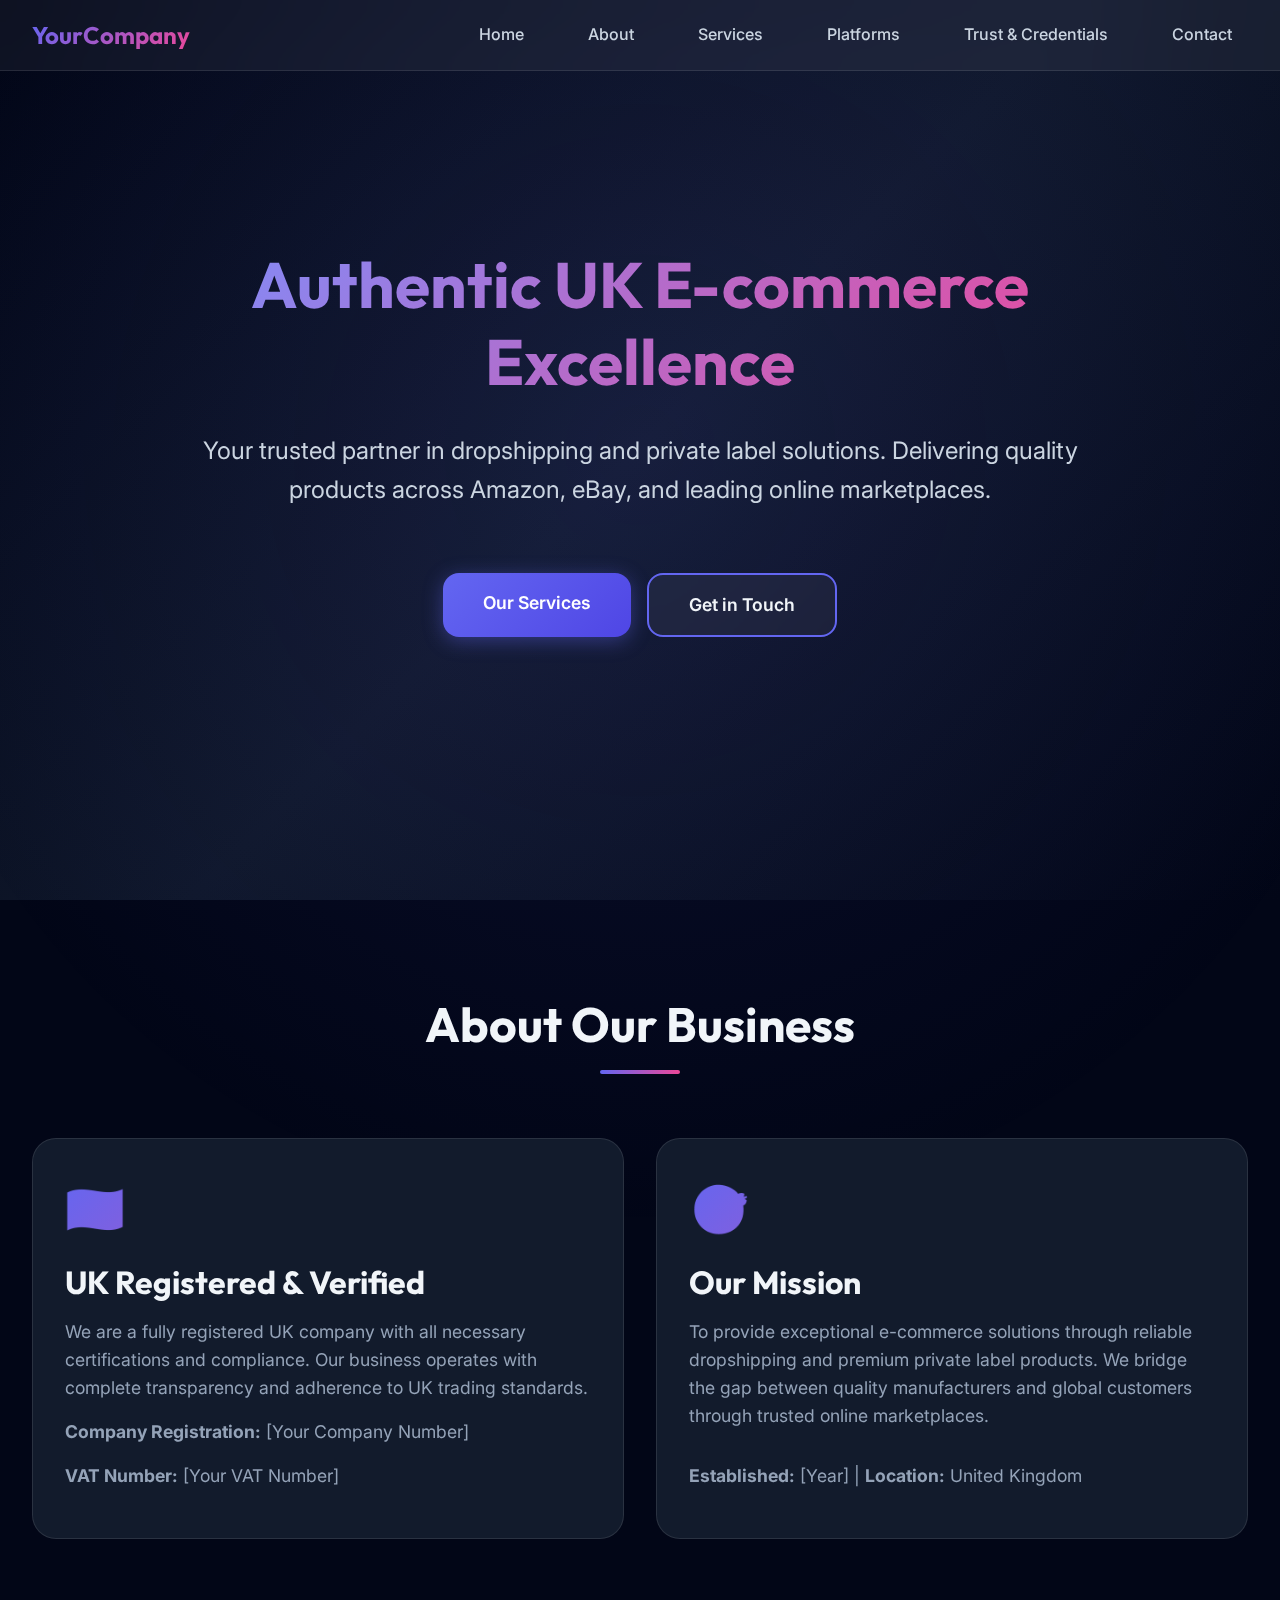
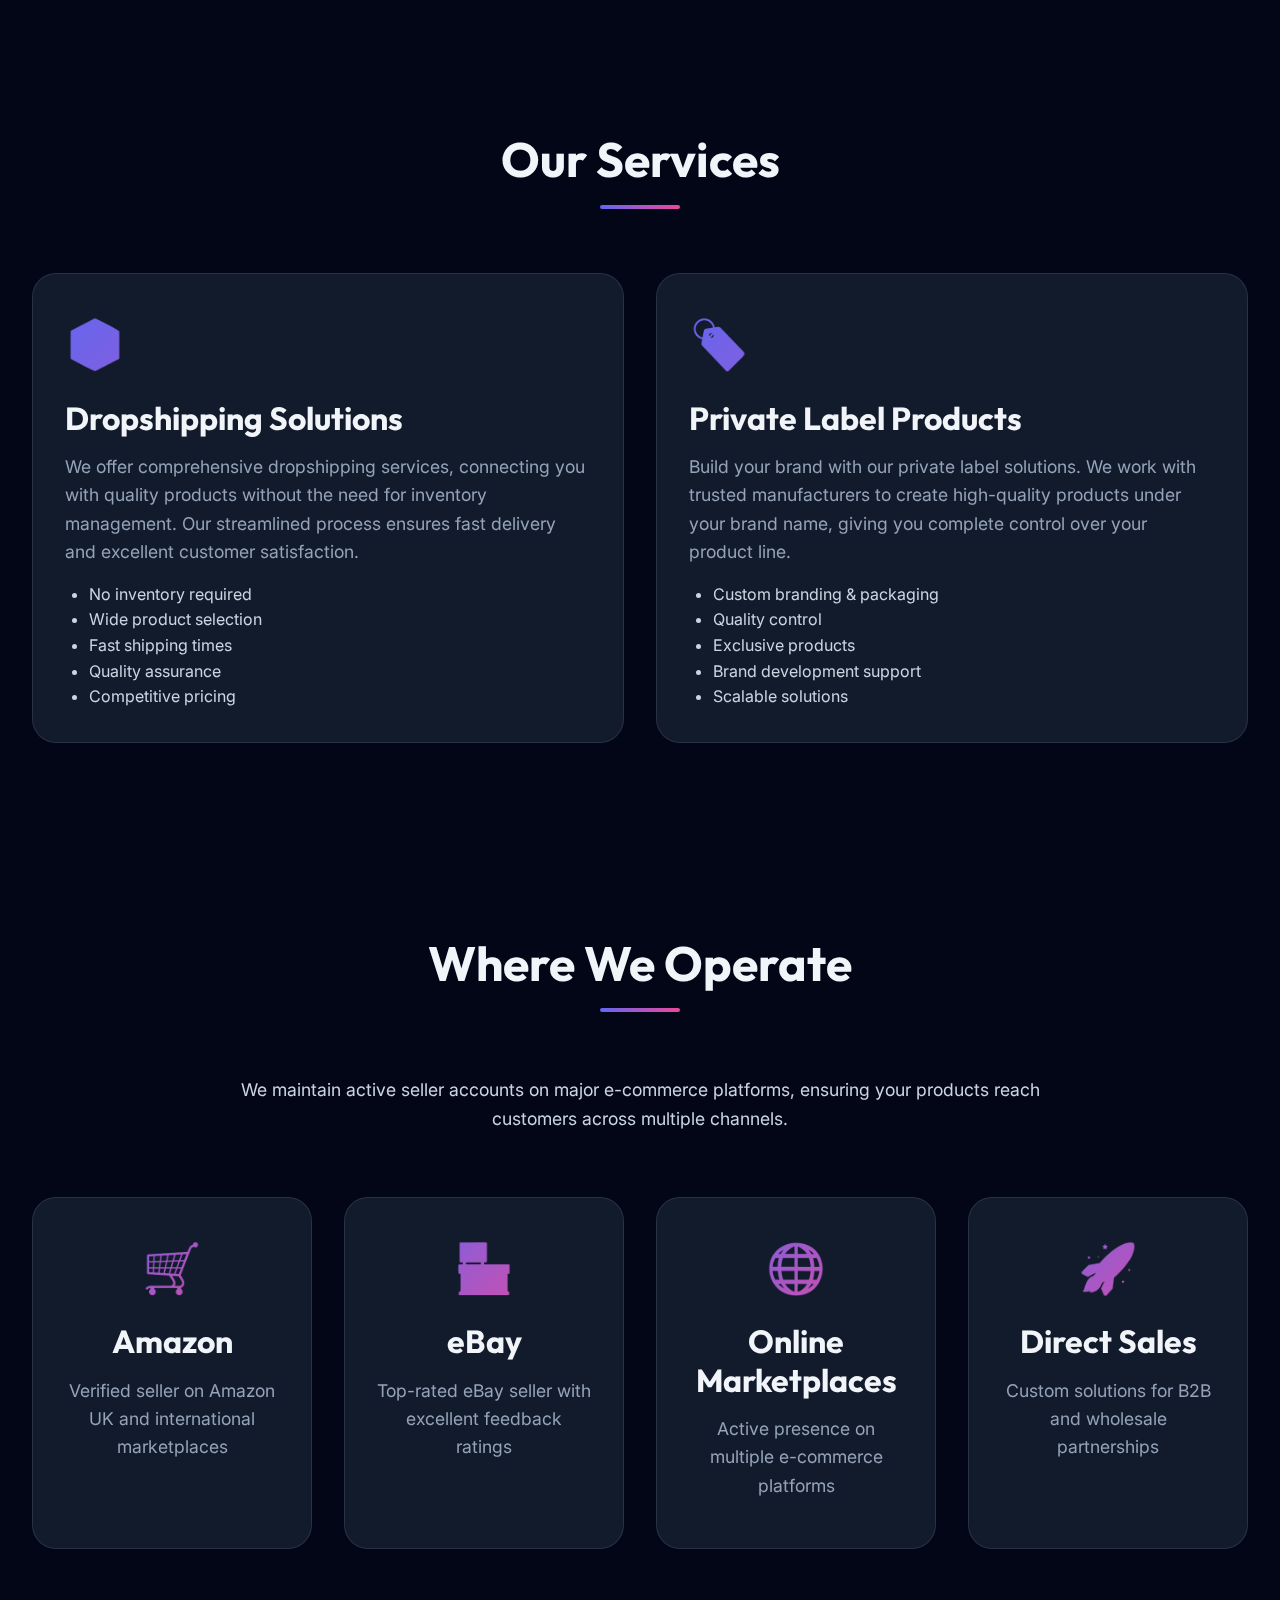
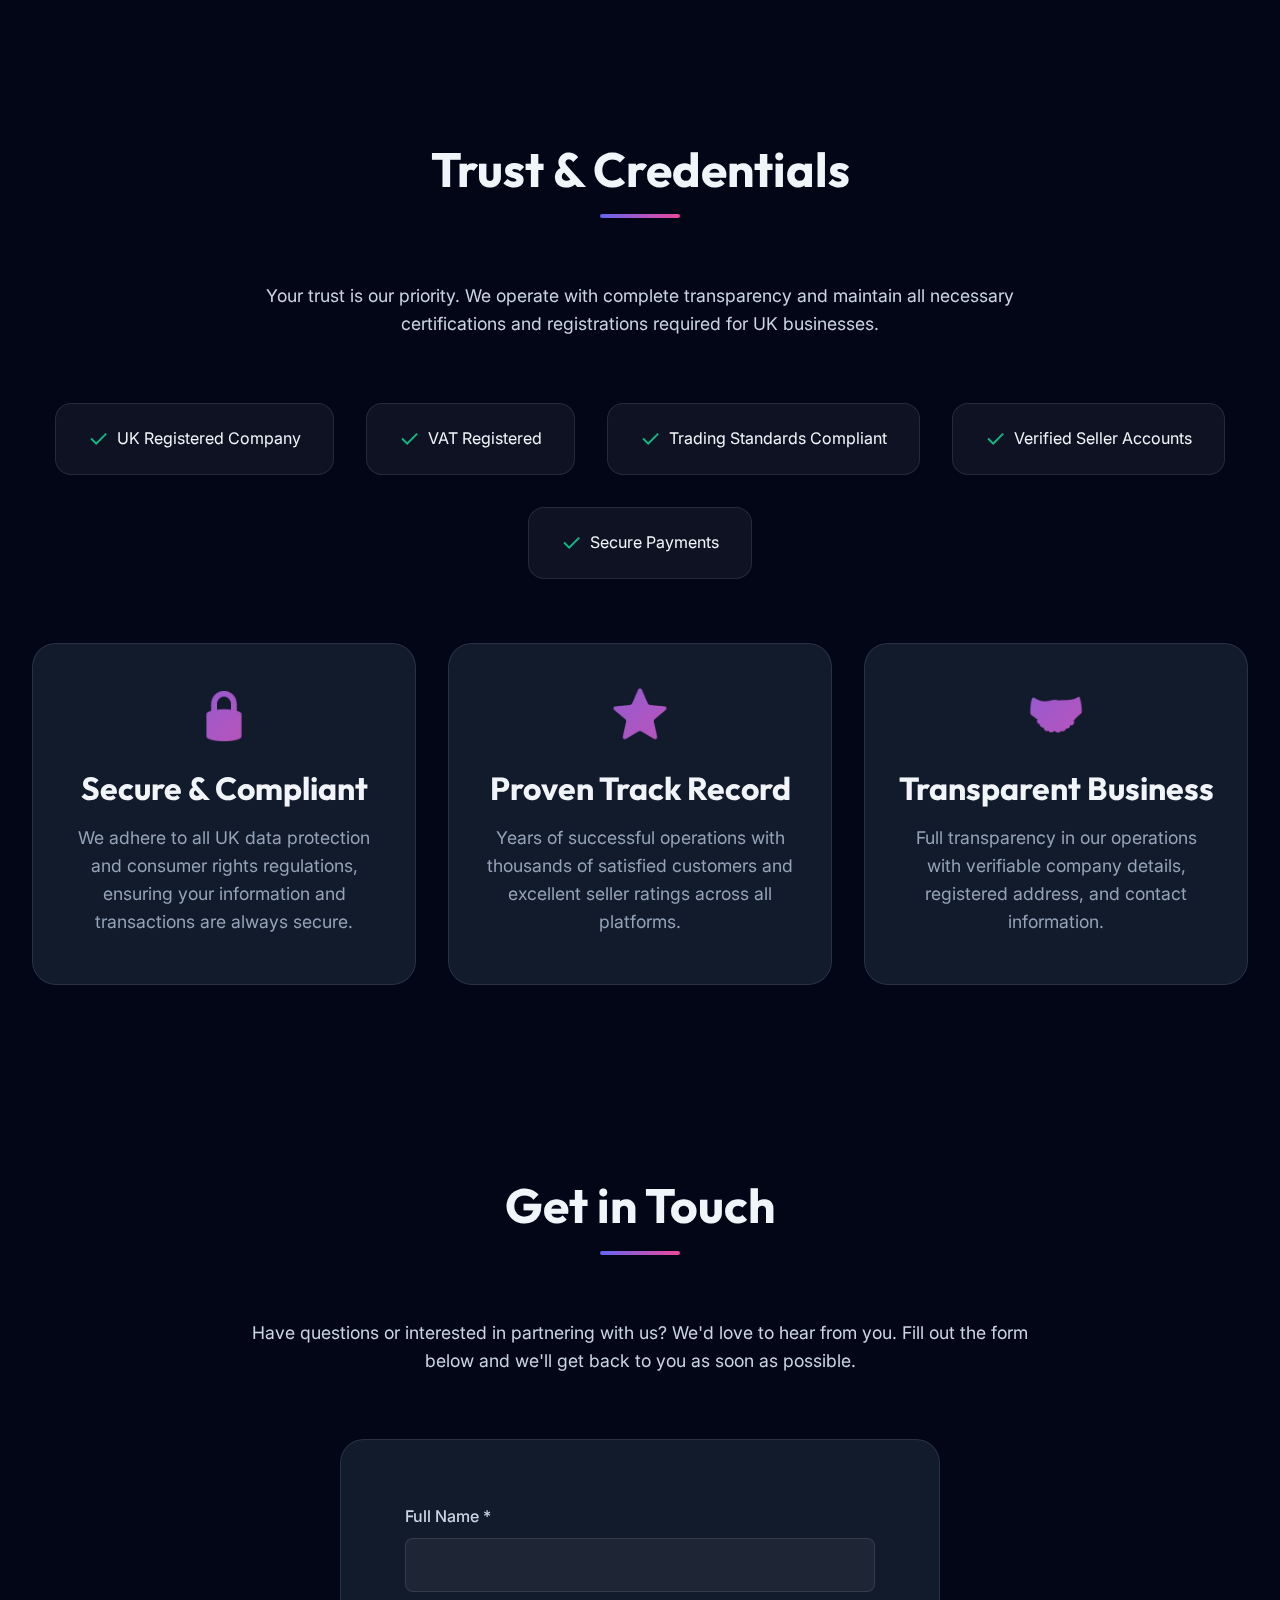
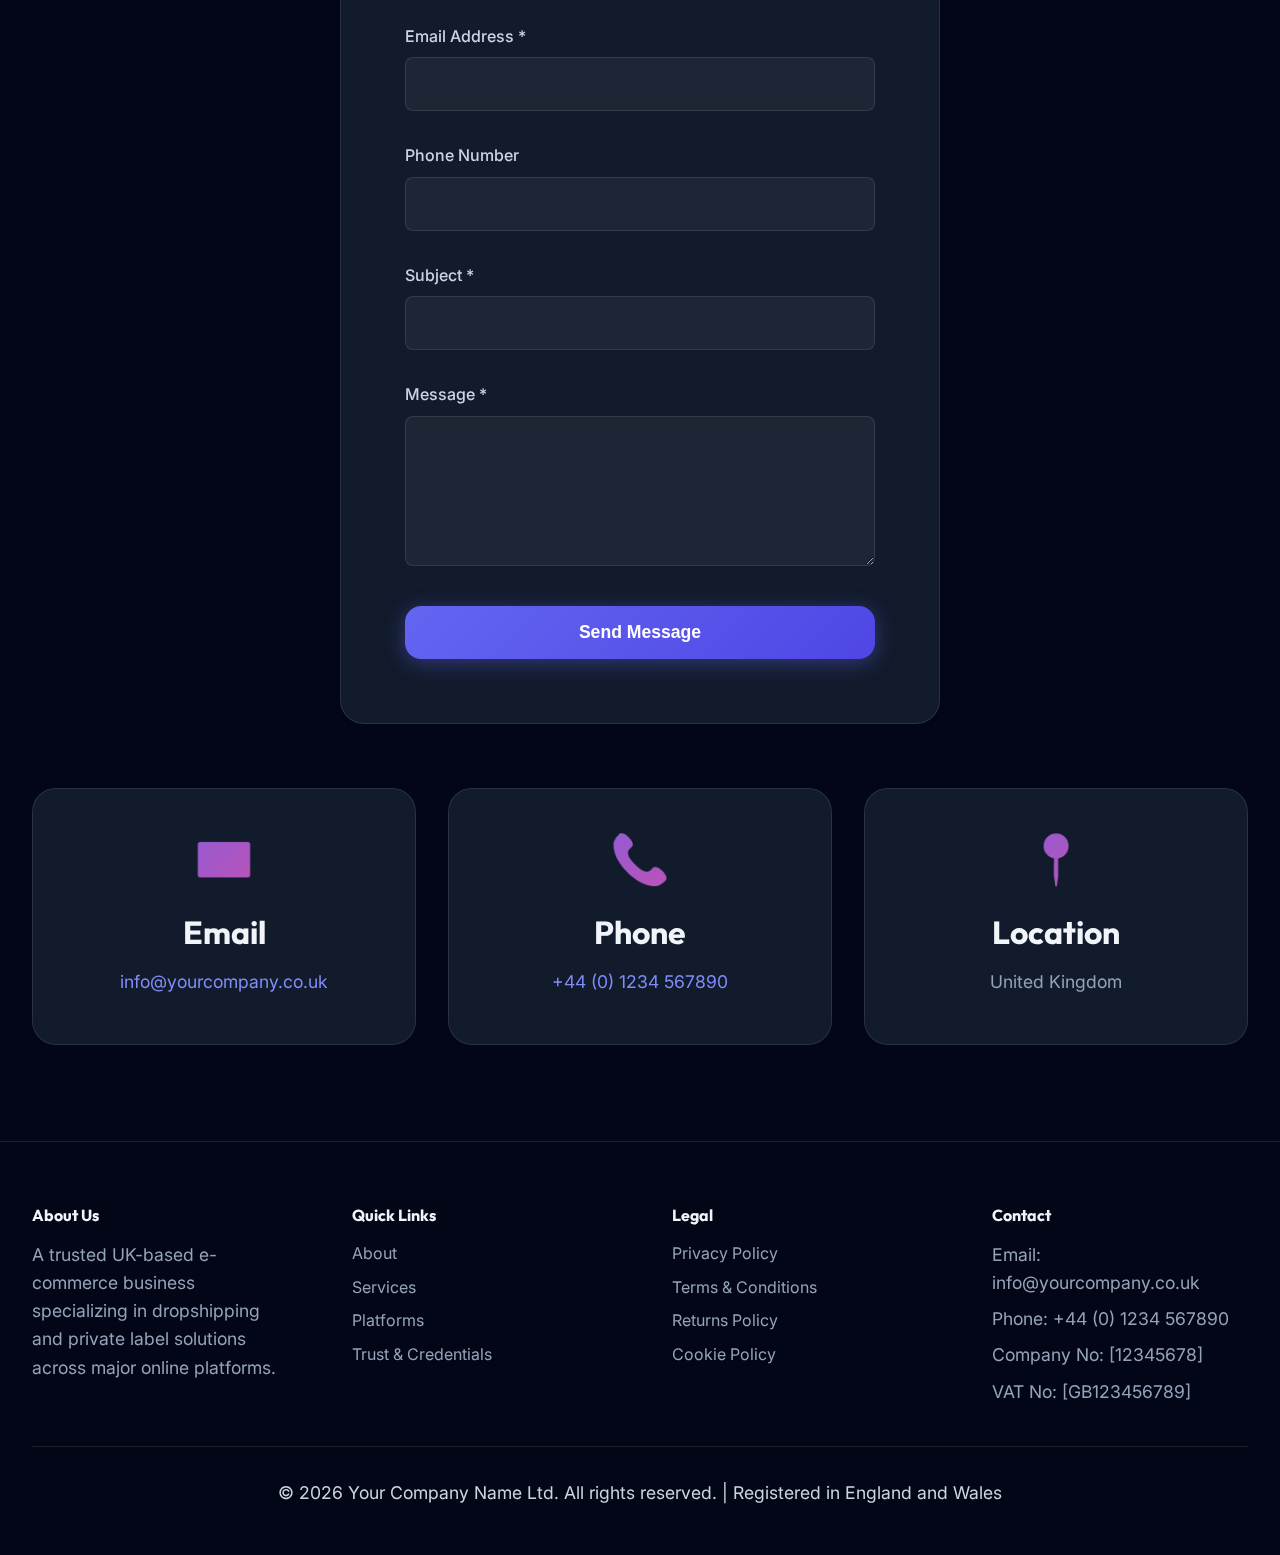
<file: index.html>
<!DOCTYPE html>
<html lang="en">

<head>
    <meta charset="UTF-8">
    <meta name="viewport" content="width=device-width, initial-scale=1.0">
    <meta name="description"
        content="Authentic UK-based e-commerce business specializing in dropshipping and private label products on Amazon, eBay, and other major platforms.">
    <meta name="keywords"
        content="UK e-commerce, dropshipping, private label, Amazon seller, eBay seller, online retail">
    <title>Your Company Name | Authentic UK E-commerce Business</title>

    <!-- Google Fonts -->
    <link rel="preconnect" href="https://fonts.googleapis.com">
    <link rel="preconnect" href="https://fonts.gstatic.com" crossorigin>
    <link
        href="https://fonts.googleapis.com/css2?family=Inter:wght@400;500;600;700&family=Outfit:wght@700;800&display=swap"
        rel="stylesheet">

    <!-- Stylesheet -->
    <link rel="stylesheet" href="styles.css">
</head>

<body>
    <!-- Navigation -->
    <nav class="navbar" id="navbar">
        <div class="nav-container">
            <div class="logo">YourCompany</div>
            <ul class="nav-links" id="navLinks">
                <li><a href="#home">Home</a></li>
                <li><a href="#about">About</a></li>
                <li><a href="#services">Services</a></li>
                <li><a href="#platforms">Platforms</a></li>
                <li><a href="#trust">Trust & Credentials</a></li>
                <li><a href="#contact">Contact</a></li>
            </ul>
            <button class="mobile-menu-toggle" id="mobileMenuToggle">☰</button>
        </div>
    </nav>

    <!-- Hero Section -->
    <section class="hero" id="home">
        <div class="hero-content">
            <h1>Authentic UK E-commerce Excellence</h1>
            <p class="hero-subtitle">
                Your trusted partner in dropshipping and private label solutions.
                Delivering quality products across Amazon, eBay, and leading online marketplaces.
            </p>
            <div class="hero-buttons">
                <a href="#services" class="btn btn-primary">Our Services</a>
                <a href="#contact" class="btn btn-secondary">Get in Touch</a>
            </div>
        </div>
    </section>

    <!-- About Section -->
    <section id="about">
        <h2 class="section-title">About Our Business</h2>
        <div class="grid grid-2">
            <div class="card">
                <div class="card-icon">🇬🇧</div>
                <h3>UK Registered & Verified</h3>
                <p>
                    We are a fully registered UK company with all necessary certifications and compliance.
                    Our business operates with complete transparency and adherence to UK trading standards.
                </p>
                <p><strong>Company Registration:</strong> [Your Company Number]</p>
                <p><strong>VAT Number:</strong> [Your VAT Number]</p>
            </div>
            <div class="card">
                <div class="card-icon">🎯</div>
                <h3>Our Mission</h3>
                <p>
                    To provide exceptional e-commerce solutions through reliable dropshipping and premium
                    private label products. We bridge the gap between quality manufacturers and global customers
                    through trusted online marketplaces.
                </p>
                <p class="mt-2"><strong>Established:</strong> [Year] | <strong>Location:</strong> United Kingdom</p>
            </div>
        </div>
    </section>

    <!-- Services Section -->
    <section id="services">
        <h2 class="section-title">Our Services</h2>
        <div class="grid grid-2">
            <div class="card">
                <div class="card-icon">📦</div>
                <h3>Dropshipping Solutions</h3>
                <p>
                    We offer comprehensive dropshipping services, connecting you with quality products without
                    the need for inventory management. Our streamlined process ensures fast delivery and
                    excellent customer satisfaction.
                </p>
                <ul style="color: var(--text-secondary); margin-top: 1rem; padding-left: 1.5rem;">
                    <li>No inventory required</li>
                    <li>Wide product selection</li>
                    <li>Fast shipping times</li>
                    <li>Quality assurance</li>
                    <li>Competitive pricing</li>
                </ul>
            </div>
            <div class="card">
                <div class="card-icon">🏷️</div>
                <h3>Private Label Products</h3>
                <p>
                    Build your brand with our private label solutions. We work with trusted manufacturers
                    to create high-quality products under your brand name, giving you complete control
                    over your product line.
                </p>
                <ul style="color: var(--text-secondary); margin-top: 1rem; padding-left: 1.5rem;">
                    <li>Custom branding & packaging</li>
                    <li>Quality control</li>
                    <li>Exclusive products</li>
                    <li>Brand development support</li>
                    <li>Scalable solutions</li>
                </ul>
            </div>
        </div>
    </section>

    <!-- Platforms Section -->
    <section id="platforms">
        <h2 class="section-title">Where We Operate</h2>
        <p class="text-center" style="max-width: 800px; margin: 0 auto var(--spacing-lg);">
            We maintain active seller accounts on major e-commerce platforms, ensuring your products
            reach customers across multiple channels.
        </p>
        <div class="grid grid-4">
            <div class="card text-center">
                <div class="card-icon">🛒</div>
                <h3>Amazon</h3>
                <p>Verified seller on Amazon UK and international marketplaces</p>
            </div>
            <div class="card text-center">
                <div class="card-icon">🏪</div>
                <h3>eBay</h3>
                <p>Top-rated eBay seller with excellent feedback ratings</p>
            </div>
            <div class="card text-center">
                <div class="card-icon">🌐</div>
                <h3>Online Marketplaces</h3>
                <p>Active presence on multiple e-commerce platforms</p>
            </div>
            <div class="card text-center">
                <div class="card-icon">🚀</div>
                <h3>Direct Sales</h3>
                <p>Custom solutions for B2B and wholesale partnerships</p>
            </div>
        </div>
    </section>

    <!-- Trust & Credentials Section -->
    <section id="trust">
        <h2 class="section-title">Trust & Credentials</h2>
        <p class="text-center" style="max-width: 800px; margin: 0 auto var(--spacing-lg);">
            Your trust is our priority. We operate with complete transparency and maintain all necessary
            certifications and registrations required for UK businesses.
        </p>

        <div class="trust-badges">
            <div class="badge">
                <span class="badge-icon">✓</span>
                <span>UK Registered Company</span>
            </div>
            <div class="badge">
                <span class="badge-icon">✓</span>
                <span>VAT Registered</span>
            </div>
            <div class="badge">
                <span class="badge-icon">✓</span>
                <span>Trading Standards Compliant</span>
            </div>
            <div class="badge">
                <span class="badge-icon">✓</span>
                <span>Verified Seller Accounts</span>
            </div>
            <div class="badge">
                <span class="badge-icon">✓</span>
                <span>Secure Payments</span>
            </div>
        </div>

        <div class="grid grid-3" style="margin-top: var(--spacing-lg);">
            <div class="card text-center">
                <div class="card-icon">🔒</div>
                <h3>Secure & Compliant</h3>
                <p>
                    We adhere to all UK data protection and consumer rights regulations,
                    ensuring your information and transactions are always secure.
                </p>
            </div>
            <div class="card text-center">
                <div class="card-icon">⭐</div>
                <h3>Proven Track Record</h3>
                <p>
                    Years of successful operations with thousands of satisfied customers
                    and excellent seller ratings across all platforms.
                </p>
            </div>
            <div class="card text-center">
                <div class="card-icon">🤝</div>
                <h3>Transparent Business</h3>
                <p>
                    Full transparency in our operations with verifiable company details,
                    registered address, and contact information.
                </p>
            </div>
        </div>
    </section>

    <!-- Contact Section -->
    <section id="contact">
        <h2 class="section-title">Get in Touch</h2>
        <p class="text-center" style="max-width: 800px; margin: 0 auto var(--spacing-lg);">
            Have questions or interested in partnering with us? We'd love to hear from you.
            Fill out the form below and we'll get back to you as soon as possible.
        </p>

        <form class="contact-form" id="contactForm">
            <div class="form-group">
                <label for="name">Full Name *</label>
                <input type="text" id="name" name="name" required>
            </div>
            <div class="form-group">
                <label for="email">Email Address *</label>
                <input type="email" id="email" name="email" required>
            </div>
            <div class="form-group">
                <label for="phone">Phone Number</label>
                <input type="tel" id="phone" name="phone">
            </div>
            <div class="form-group">
                <label for="subject">Subject *</label>
                <input type="text" id="subject" name="subject" required>
            </div>
            <div class="form-group">
                <label for="message">Message *</label>
                <textarea id="message" name="message" required></textarea>
            </div>
            <button type="submit" class="btn btn-primary" style="width: 100%;">Send Message</button>
        </form>

        <div class="grid grid-3" style="margin-top: var(--spacing-lg);">
            <div class="card text-center">
                <div class="card-icon">📧</div>
                <h3>Email</h3>
                <p><a href="mailto:info@yourcompany.co.uk">info@yourcompany.co.uk</a></p>
            </div>
            <div class="card text-center">
                <div class="card-icon">📞</div>
                <h3>Phone</h3>
                <p><a href="tel:+441234567890">+44 (0) 1234 567890</a></p>
            </div>
            <div class="card text-center">
                <div class="card-icon">📍</div>
                <h3>Location</h3>
                <p>United Kingdom</p>
            </div>
        </div>
    </section>

    <!-- Footer -->
    <footer>
        <div class="footer-content">
            <div class="footer-section">
                <h4>About Us</h4>
                <p>
                    A trusted UK-based e-commerce business specializing in dropshipping and
                    private label solutions across major online platforms.
                </p>
            </div>
            <div class="footer-section">
                <h4>Quick Links</h4>
                <a href="#about">About</a>
                <a href="#services">Services</a>
                <a href="#platforms">Platforms</a>
                <a href="#trust">Trust & Credentials</a>
            </div>
            <div class="footer-section">
                <h4>Legal</h4>
                <a href="privacy.html">Privacy Policy</a>
                <a href="terms.html">Terms & Conditions</a>
                <a href="returns.html">Returns Policy</a>
                <a href="cookies.html">Cookie Policy</a>
            </div>
            <div class="footer-section">
                <h4>Contact</h4>
                <p>Email: info@yourcompany.co.uk</p>
                <p>Phone: +44 (0) 1234 567890</p>
                <p>Company No: [12345678]</p>
                <p>VAT No: [GB123456789]</p>
            </div>
        </div>
        <div class="footer-bottom">
            <p>&copy; <span id="currentYear"></span> Your Company Name Ltd. All rights reserved. | Registered in England
                and Wales</p>
        </div>
    </footer>

    <!-- JavaScript -->
    <script src="script.js"></script>
</body>

</html>
</file>
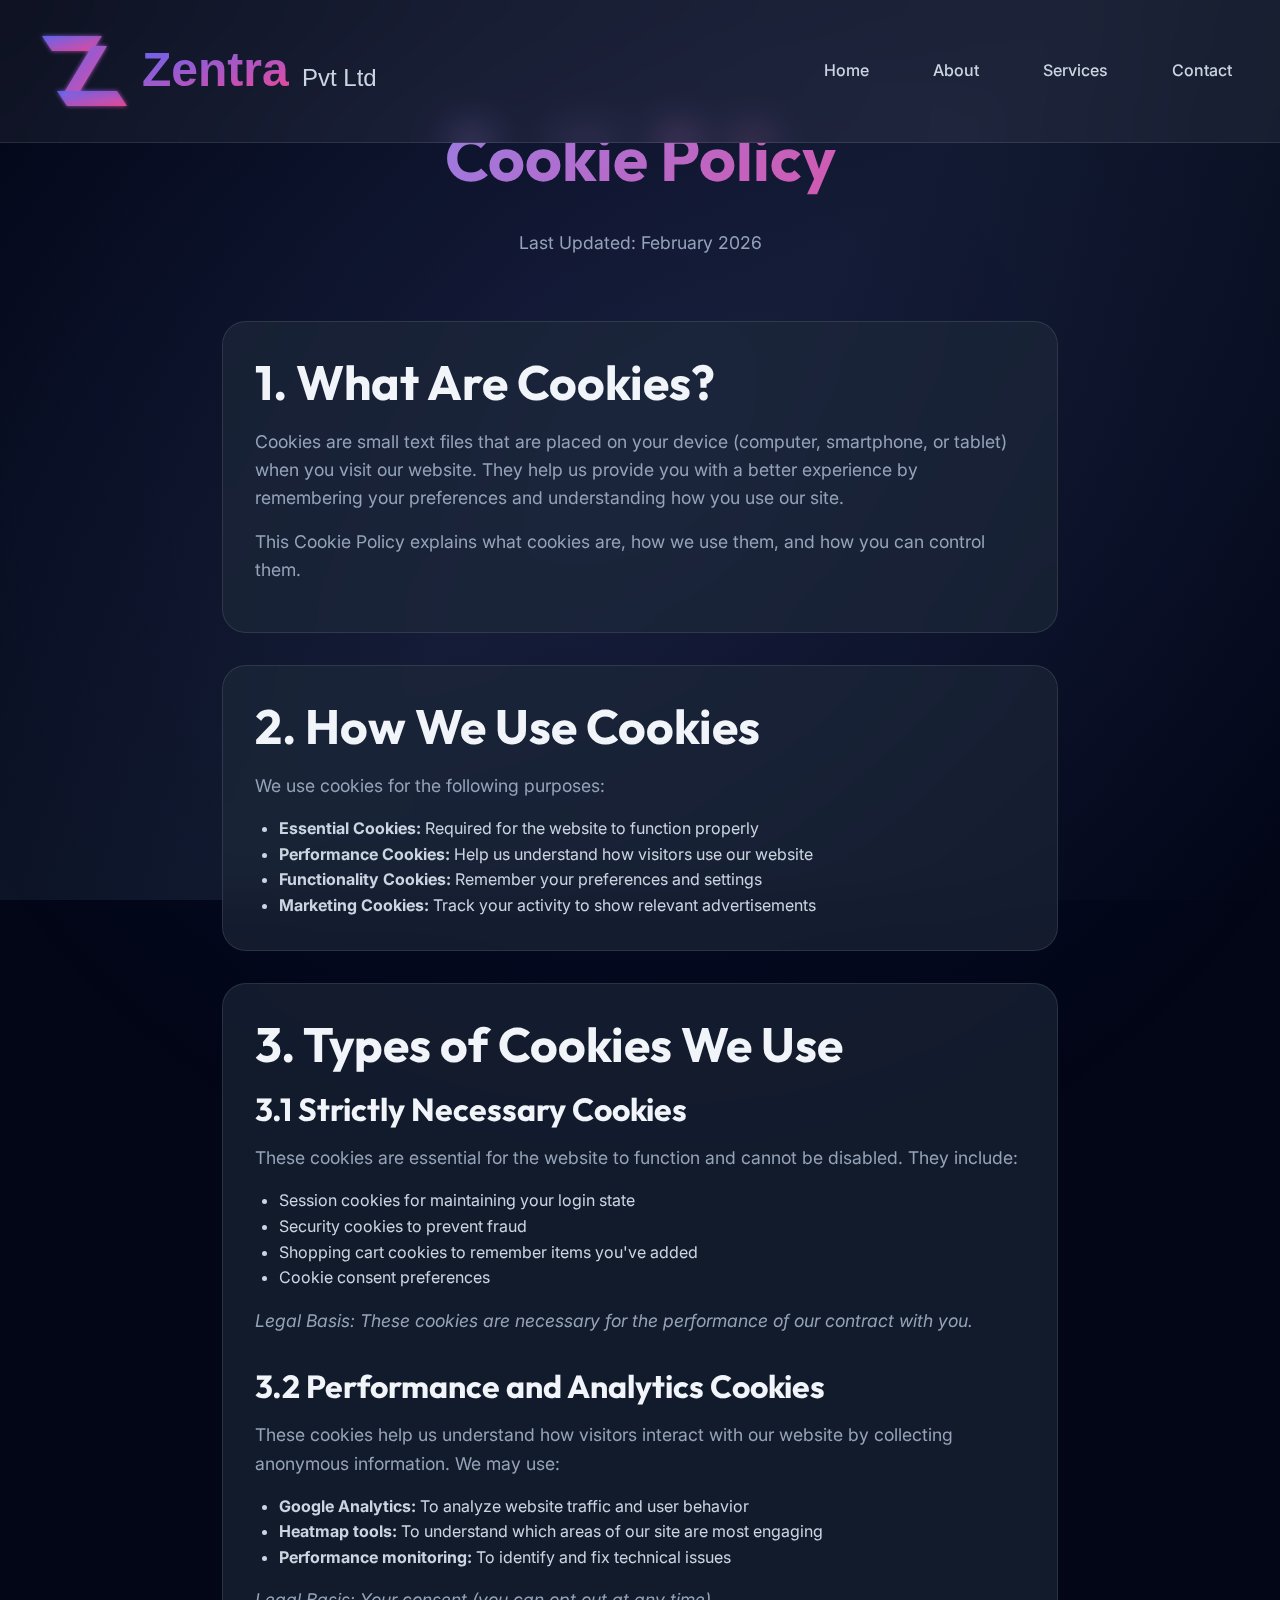
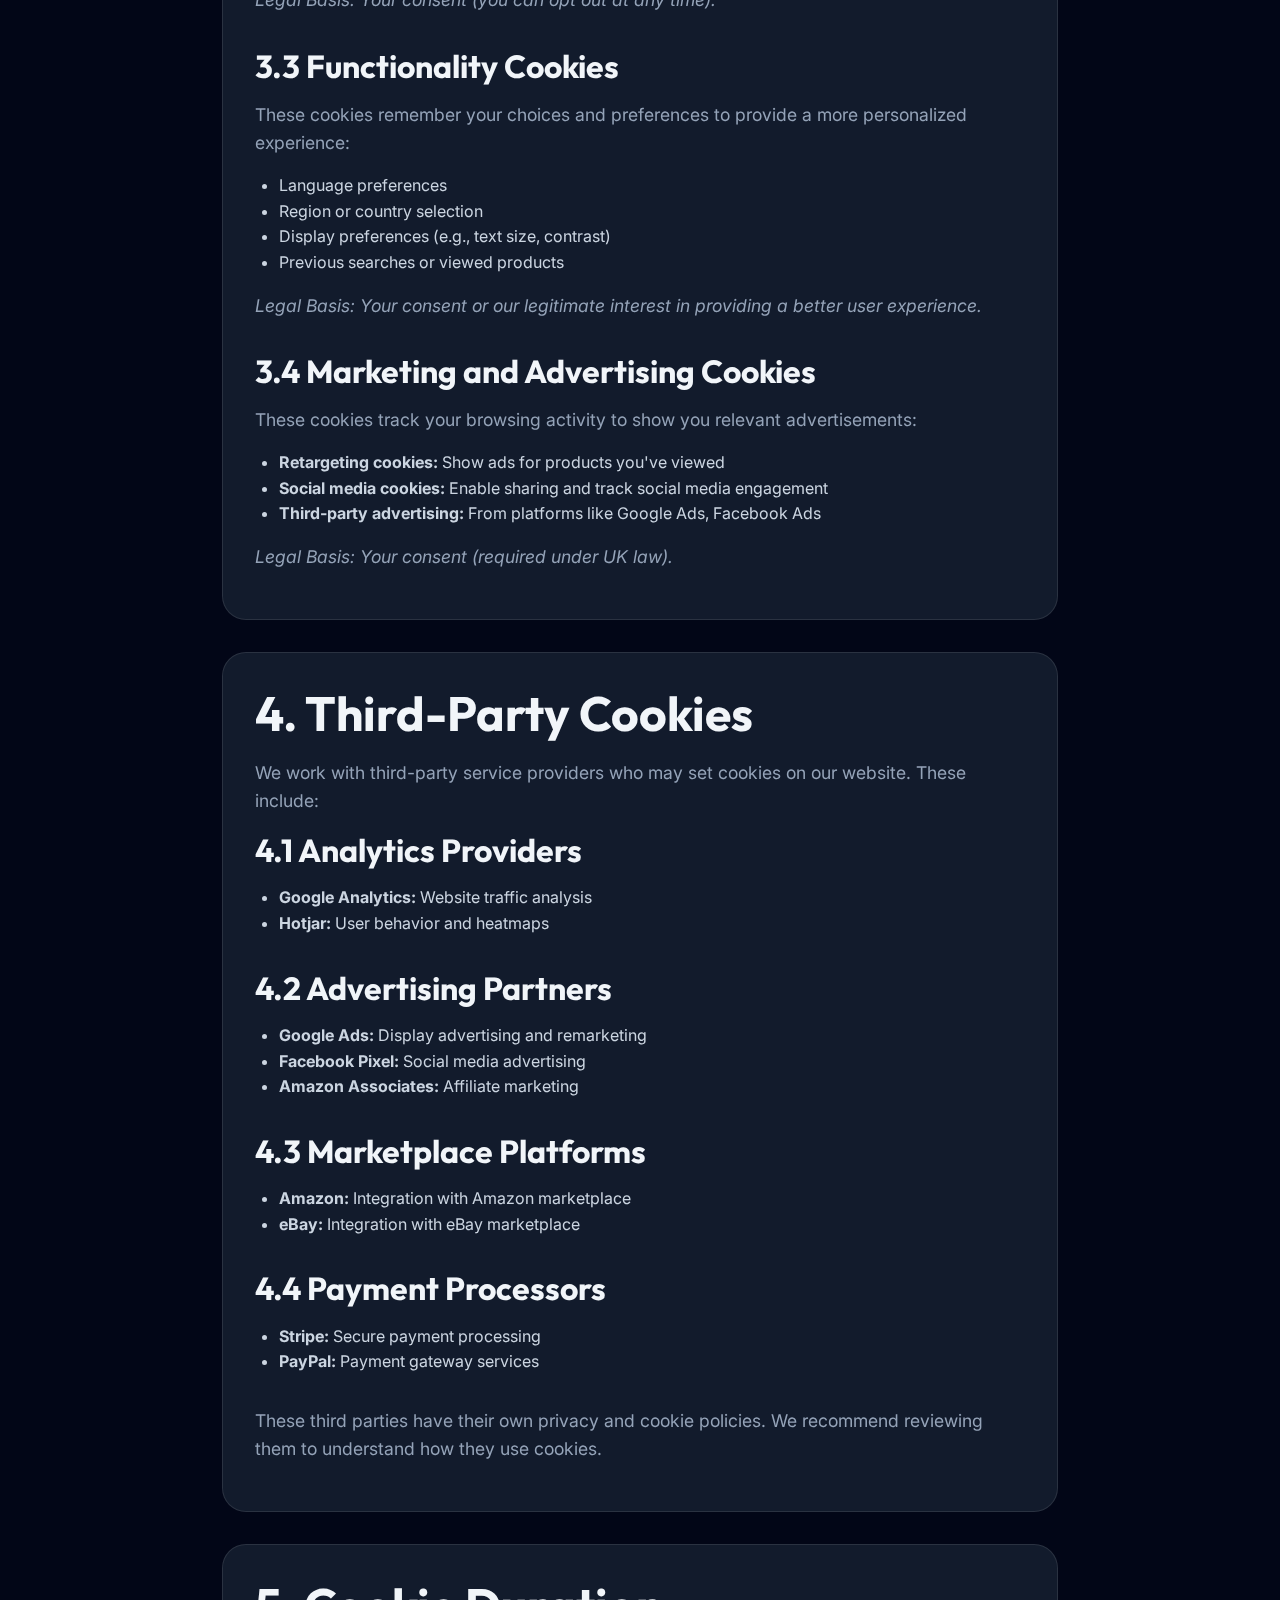
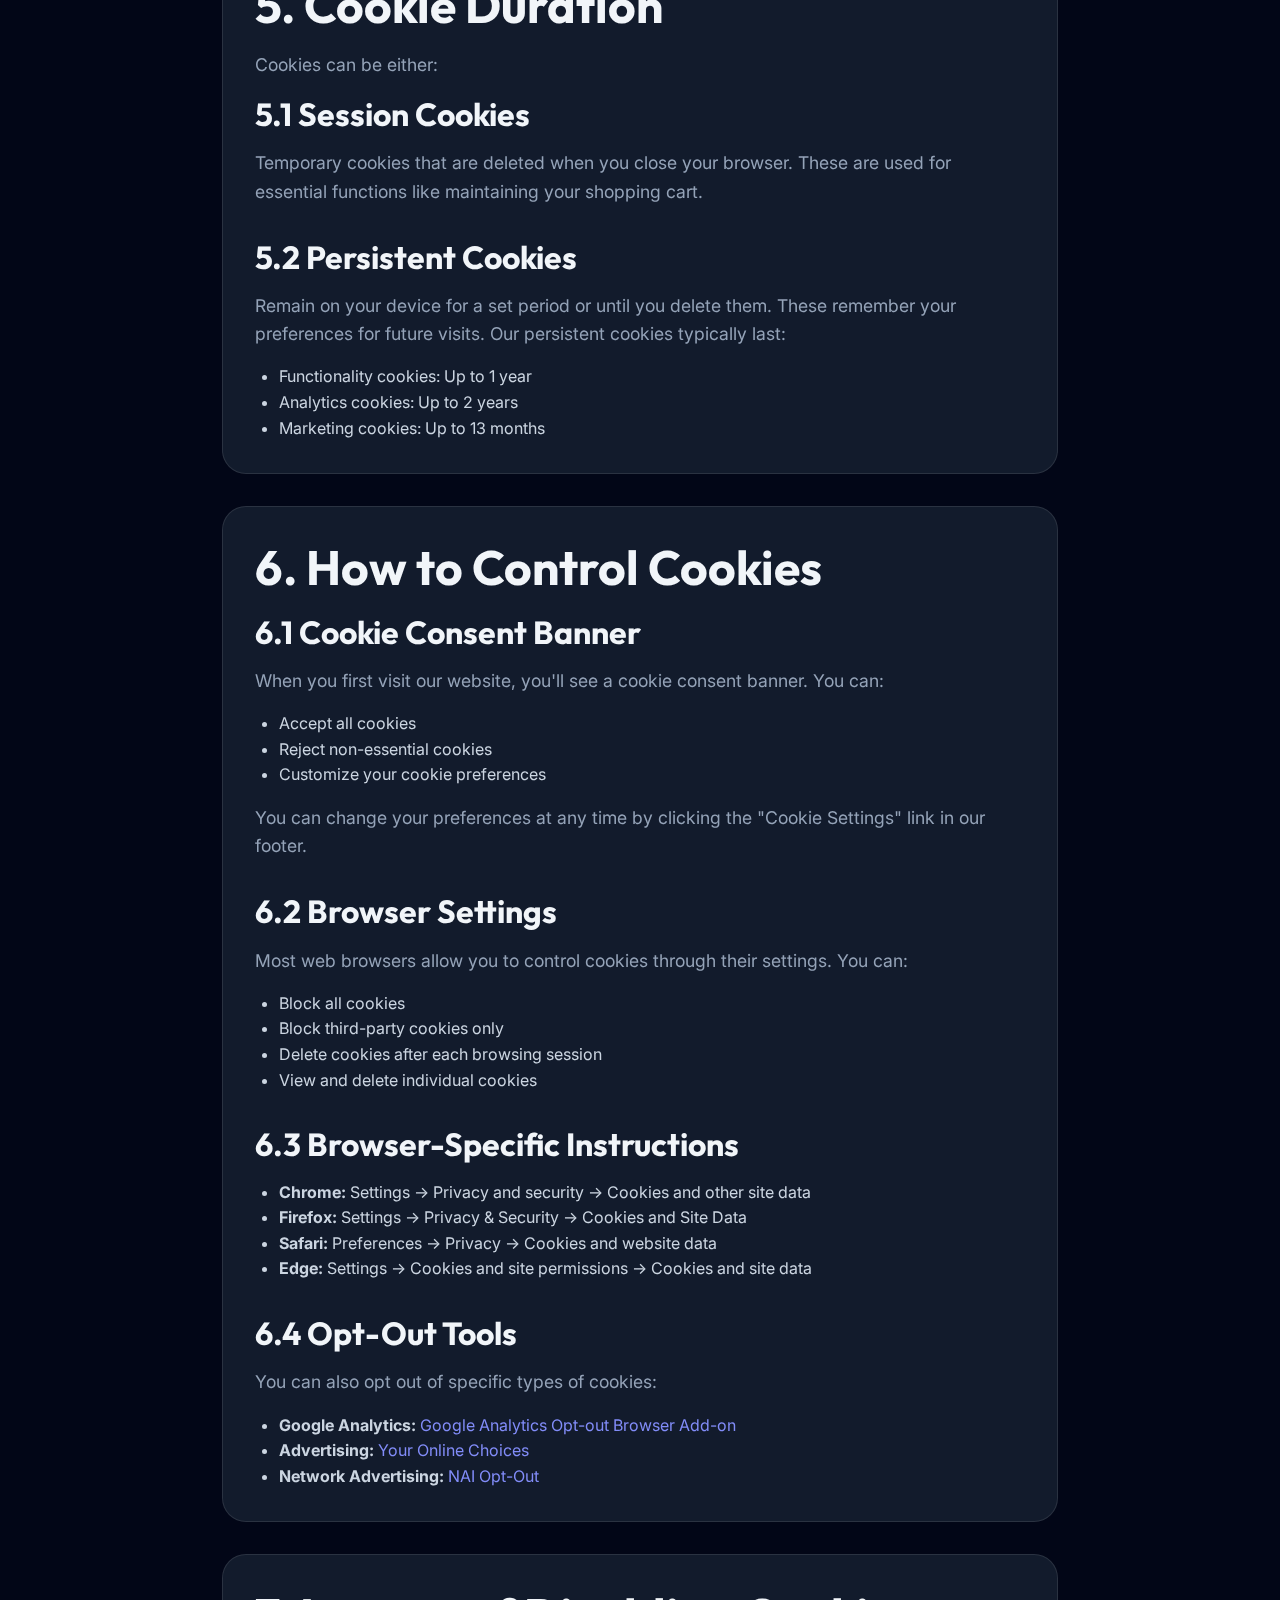
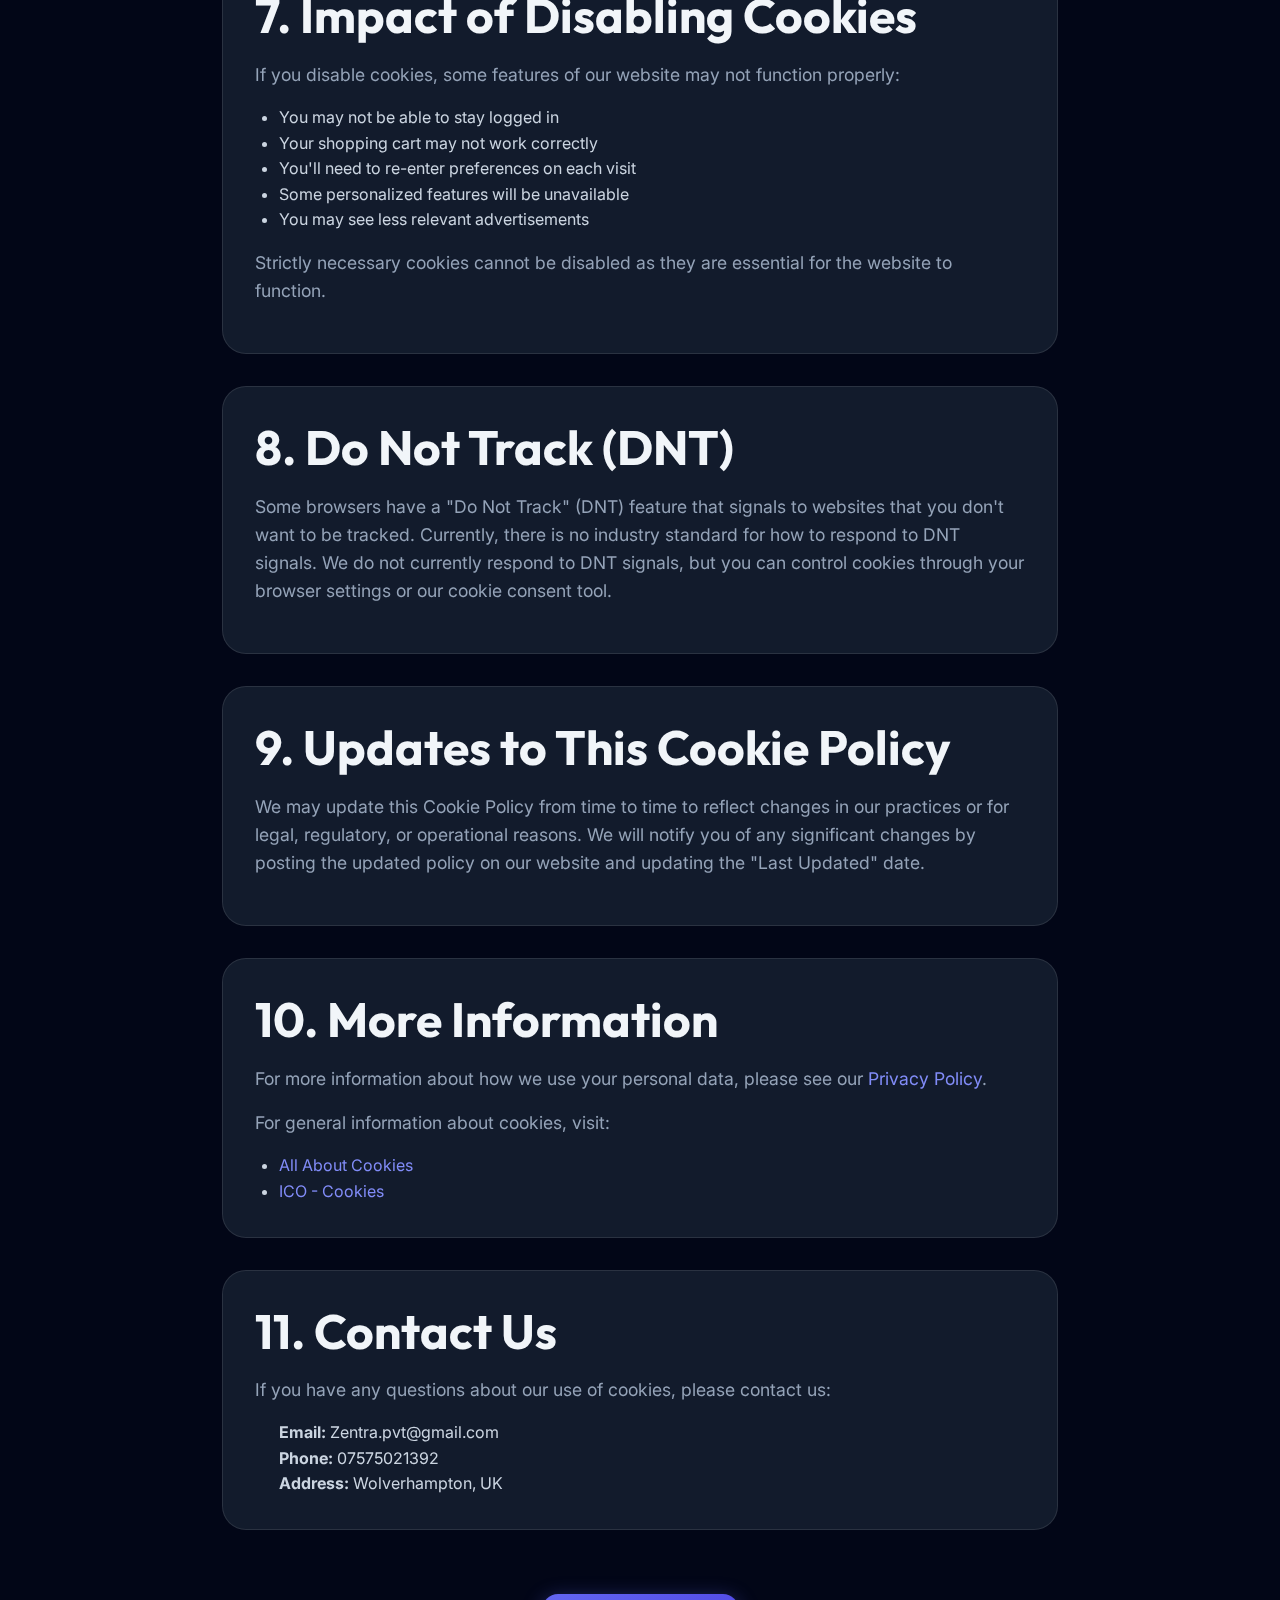
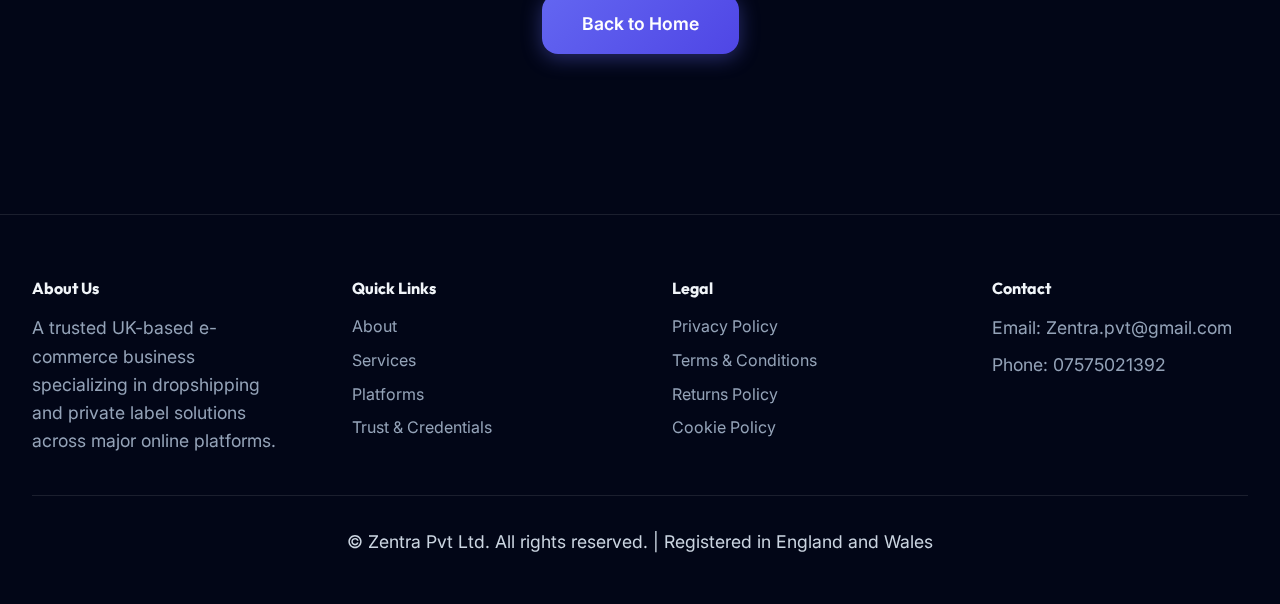
<file: cookies.html>
<!DOCTYPE html>
<html lang="en">

<head>
    <meta charset="UTF-8">
    <meta name="viewport" content="width=device-width, initial-scale=1.0">
    <meta name="description" content="Cookie Policy for our UK e-commerce business">
    <title>Cookie Policy | Zentra Pvt Ltd</title>

    <!-- Google Fonts -->
    <link rel="preconnect" href="https://fonts.googleapis.com">
    <link rel="preconnect" href="https://fonts.gstatic.com" crossorigin>
    <link
        href="https://fonts.googleapis.com/css2?family=Inter:wght@400;500;600;700&family=Outfit:wght@700;800&display=swap"
        rel="stylesheet">

    <!-- Stylesheet -->
    <link rel="stylesheet" href="styles.css">
</head>

<body>
    <!-- Navigation -->
    <nav class="navbar" id="navbar">
        <div class="nav-container">
            <a href="index.html" class="logo">
                <img src="logo.svg" alt="Zentra Pvt Ltd">
            </a>
            <ul class="nav-links" id="navLinks">
                <li><a href="index.html">Home</a></li>
                <li><a href="index.html#about">About</a></li>
                <li><a href="index.html#services">Services</a></li>
                <li><a href="index.html#contact">Contact</a></li>
            </ul>
            <button class="mobile-menu-toggle" id="mobileMenuToggle">☰</button>
        </div>
    </nav>

    <!-- Cookie Policy Content -->
    <section style="padding-top: 120px; min-height: 100vh;">
        <div style="max-width: 900px; margin: 0 auto; padding: 0 var(--spacing-md);">
            <h1 class="text-center" style="margin-bottom: var(--spacing-md);">Cookie Policy</h1>
            <p class="text-center" style="color: var(--text-muted); margin-bottom: var(--spacing-lg);">
                Last Updated: February 2026
            </p>

            <div class="card" style="margin-bottom: var(--spacing-md);">
                <h2>1. What Are Cookies?</h2>
                <p>
                    Cookies are small text files that are placed on your device (computer, smartphone, or tablet)
                    when you visit our website. They help us provide you with a better experience by remembering
                    your preferences and understanding how you use our site.
                </p>
                <p>
                    This Cookie Policy explains what cookies are, how we use them, and how you can control them.
                </p>
            </div>

            <div class="card" style="margin-bottom: var(--spacing-md);">
                <h2>2. How We Use Cookies</h2>
                <p>We use cookies for the following purposes:</p>
                <ul style="color: var(--text-secondary); margin-top: 1rem; padding-left: 1.5rem;">
                    <li><strong>Essential Cookies:</strong> Required for the website to function properly</li>
                    <li><strong>Performance Cookies:</strong> Help us understand how visitors use our website</li>
                    <li><strong>Functionality Cookies:</strong> Remember your preferences and settings</li>
                    <li><strong>Marketing Cookies:</strong> Track your activity to show relevant advertisements</li>
                </ul>
            </div>

            <div class="card" style="margin-bottom: var(--spacing-md);">
                <h2>3. Types of Cookies We Use</h2>

                <h3>3.1 Strictly Necessary Cookies</h3>
                <p>
                    These cookies are essential for the website to function and cannot be disabled. They include:
                </p>
                <ul style="color: var(--text-secondary); margin-top: 1rem; padding-left: 1.5rem;">
                    <li>Session cookies for maintaining your login state</li>
                    <li>Security cookies to prevent fraud</li>
                    <li>Shopping cart cookies to remember items you've added</li>
                    <li>Cookie consent preferences</li>
                </ul>
                <p style="margin-top: var(--spacing-sm); font-style: italic; color: var(--text-muted);">
                    Legal Basis: These cookies are necessary for the performance of our contract with you.
                </p>

                <h3 style="margin-top: var(--spacing-md);">3.2 Performance and Analytics Cookies</h3>
                <p>
                    These cookies help us understand how visitors interact with our website by collecting anonymous
                    information. We may use:
                </p>
                <ul style="color: var(--text-secondary); margin-top: 1rem; padding-left: 1.5rem;">
                    <li><strong>Google Analytics:</strong> To analyze website traffic and user behavior</li>
                    <li><strong>Heatmap tools:</strong> To understand which areas of our site are most engaging</li>
                    <li><strong>Performance monitoring:</strong> To identify and fix technical issues</li>
                </ul>
                <p style="margin-top: var(--spacing-sm); font-style: italic; color: var(--text-muted);">
                    Legal Basis: Your consent (you can opt out at any time).
                </p>

                <h3 style="margin-top: var(--spacing-md);">3.3 Functionality Cookies</h3>
                <p>
                    These cookies remember your choices and preferences to provide a more personalized experience:
                </p>
                <ul style="color: var(--text-secondary); margin-top: 1rem; padding-left: 1.5rem;">
                    <li>Language preferences</li>
                    <li>Region or country selection</li>
                    <li>Display preferences (e.g., text size, contrast)</li>
                    <li>Previous searches or viewed products</li>
                </ul>
                <p style="margin-top: var(--spacing-sm); font-style: italic; color: var(--text-muted);">
                    Legal Basis: Your consent or our legitimate interest in providing a better user experience.
                </p>

                <h3 style="margin-top: var(--spacing-md);">3.4 Marketing and Advertising Cookies</h3>
                <p>
                    These cookies track your browsing activity to show you relevant advertisements:
                </p>
                <ul style="color: var(--text-secondary); margin-top: 1rem; padding-left: 1.5rem;">
                    <li><strong>Retargeting cookies:</strong> Show ads for products you've viewed</li>
                    <li><strong>Social media cookies:</strong> Enable sharing and track social media engagement</li>
                    <li><strong>Third-party advertising:</strong> From platforms like Google Ads, Facebook Ads</li>
                </ul>
                <p style="margin-top: var(--spacing-sm); font-style: italic; color: var(--text-muted);">
                    Legal Basis: Your consent (required under UK law).
                </p>
            </div>

            <div class="card" style="margin-bottom: var(--spacing-md);">
                <h2>4. Third-Party Cookies</h2>
                <p>
                    We work with third-party service providers who may set cookies on our website. These include:
                </p>

                <h3>4.1 Analytics Providers</h3>
                <ul style="color: var(--text-secondary); margin-top: 1rem; padding-left: 1.5rem;">
                    <li><strong>Google Analytics:</strong> Website traffic analysis</li>
                    <li><strong>Hotjar:</strong> User behavior and heatmaps</li>
                </ul>

                <h3 style="margin-top: var(--spacing-md);">4.2 Advertising Partners</h3>
                <ul style="color: var(--text-secondary); margin-top: 1rem; padding-left: 1.5rem;">
                    <li><strong>Google Ads:</strong> Display advertising and remarketing</li>
                    <li><strong>Facebook Pixel:</strong> Social media advertising</li>
                    <li><strong>Amazon Associates:</strong> Affiliate marketing</li>
                </ul>

                <h3 style="margin-top: var(--spacing-md);">4.3 Marketplace Platforms</h3>
                <ul style="color: var(--text-secondary); margin-top: 1rem; padding-left: 1.5rem;">
                    <li><strong>Amazon:</strong> Integration with Amazon marketplace</li>
                    <li><strong>eBay:</strong> Integration with eBay marketplace</li>
                </ul>

                <h3 style="margin-top: var(--spacing-md);">4.4 Payment Processors</h3>
                <ul style="color: var(--text-secondary); margin-top: 1rem; padding-left: 1.5rem;">
                    <li><strong>Stripe:</strong> Secure payment processing</li>
                    <li><strong>PayPal:</strong> Payment gateway services</li>
                </ul>

                <p style="margin-top: var(--spacing-md);">
                    These third parties have their own privacy and cookie policies. We recommend reviewing them
                    to understand how they use cookies.
                </p>
            </div>

            <div class="card" style="margin-bottom: var(--spacing-md);">
                <h2>5. Cookie Duration</h2>
                <p>Cookies can be either:</p>

                <h3>5.1 Session Cookies</h3>
                <p>
                    Temporary cookies that are deleted when you close your browser. These are used for essential
                    functions like maintaining your shopping cart.
                </p>

                <h3 style="margin-top: var(--spacing-md);">5.2 Persistent Cookies</h3>
                <p>
                    Remain on your device for a set period or until you delete them. These remember your preferences
                    for future visits. Our persistent cookies typically last:
                </p>
                <ul style="color: var(--text-secondary); margin-top: 1rem; padding-left: 1.5rem;">
                    <li>Functionality cookies: Up to 1 year</li>
                    <li>Analytics cookies: Up to 2 years</li>
                    <li>Marketing cookies: Up to 13 months</li>
                </ul>
            </div>

            <div class="card" style="margin-bottom: var(--spacing-md);">
                <h2>6. How to Control Cookies</h2>

                <h3>6.1 Cookie Consent Banner</h3>
                <p>
                    When you first visit our website, you'll see a cookie consent banner. You can:
                </p>
                <ul style="color: var(--text-secondary); margin-top: 1rem; padding-left: 1.5rem;">
                    <li>Accept all cookies</li>
                    <li>Reject non-essential cookies</li>
                    <li>Customize your cookie preferences</li>
                </ul>
                <p style="margin-top: var(--spacing-sm);">
                    You can change your preferences at any time by clicking the "Cookie Settings" link in our footer.
                </p>

                <h3 style="margin-top: var(--spacing-md);">6.2 Browser Settings</h3>
                <p>
                    Most web browsers allow you to control cookies through their settings. You can:
                </p>
                <ul style="color: var(--text-secondary); margin-top: 1rem; padding-left: 1.5rem;">
                    <li>Block all cookies</li>
                    <li>Block third-party cookies only</li>
                    <li>Delete cookies after each browsing session</li>
                    <li>View and delete individual cookies</li>
                </ul>

                <h3 style="margin-top: var(--spacing-md);">6.3 Browser-Specific Instructions</h3>
                <ul style="color: var(--text-secondary); margin-top: 1rem; padding-left: 1.5rem;">
                    <li><strong>Chrome:</strong> Settings → Privacy and security → Cookies and other site data</li>
                    <li><strong>Firefox:</strong> Settings → Privacy & Security → Cookies and Site Data</li>
                    <li><strong>Safari:</strong> Preferences → Privacy → Cookies and website data</li>
                    <li><strong>Edge:</strong> Settings → Cookies and site permissions → Cookies and site data</li>
                </ul>

                <h3 style="margin-top: var(--spacing-md);">6.4 Opt-Out Tools</h3>
                <p>You can also opt out of specific types of cookies:</p>
                <ul style="color: var(--text-secondary); margin-top: 1rem; padding-left: 1.5rem;">
                    <li><strong>Google Analytics:</strong> <a href="https://tools.google.com/dlpage/gaoptout"
                            style="color: var(--primary-light);" target="_blank">Google Analytics Opt-out Browser
                            Add-on</a></li>
                    <li><strong>Advertising:</strong> <a href="https://www.youronlinechoices.com/uk/"
                            style="color: var(--primary-light);" target="_blank">Your Online Choices</a></li>
                    <li><strong>Network Advertising:</strong> <a href="https://optout.networkadvertising.org/"
                            style="color: var(--primary-light);" target="_blank">NAI Opt-Out</a></li>
                </ul>
            </div>

            <div class="card" style="margin-bottom: var(--spacing-md);">
                <h2>7. Impact of Disabling Cookies</h2>
                <p>
                    If you disable cookies, some features of our website may not function properly:
                </p>
                <ul style="color: var(--text-secondary); margin-top: 1rem; padding-left: 1.5rem;">
                    <li>You may not be able to stay logged in</li>
                    <li>Your shopping cart may not work correctly</li>
                    <li>You'll need to re-enter preferences on each visit</li>
                    <li>Some personalized features will be unavailable</li>
                    <li>You may see less relevant advertisements</li>
                </ul>
                <p style="margin-top: var(--spacing-sm);">
                    Strictly necessary cookies cannot be disabled as they are essential for the website to function.
                </p>
            </div>

            <div class="card" style="margin-bottom: var(--spacing-md);">
                <h2>8. Do Not Track (DNT)</h2>
                <p>
                    Some browsers have a "Do Not Track" (DNT) feature that signals to websites that you don't want
                    to be tracked. Currently, there is no industry standard for how to respond to DNT signals.
                    We do not currently respond to DNT signals, but you can control cookies through your browser
                    settings or our cookie consent tool.
                </p>
            </div>

            <div class="card" style="margin-bottom: var(--spacing-md);">
                <h2>9. Updates to This Cookie Policy</h2>
                <p>
                    We may update this Cookie Policy from time to time to reflect changes in our practices or for
                    legal, regulatory, or operational reasons. We will notify you of any significant changes by
                    posting the updated policy on our website and updating the "Last Updated" date.
                </p>
            </div>

            <div class="card" style="margin-bottom: var(--spacing-md);">
                <h2>10. More Information</h2>
                <p>
                    For more information about how we use your personal data, please see our
                    <a href="privacy.html" style="color: var(--primary-light);">Privacy Policy</a>.
                </p>
                <p style="margin-top: var(--spacing-sm);">
                    For general information about cookies, visit:
                </p>
                <ul style="color: var(--text-secondary); margin-top: 1rem; padding-left: 1.5rem;">
                    <li><a href="https://www.allaboutcookies.org/" style="color: var(--primary-light);"
                            target="_blank">All About Cookies</a></li>
                    <li><a href="https://ico.org.uk/for-the-public/online/cookies/" style="color: var(--primary-light);"
                            target="_blank">ICO - Cookies</a></li>
                </ul>
            </div>

            <div class="card" style="margin-bottom: var(--spacing-md);">
                <h2>11. Contact Us</h2>
                <p>
                    If you have any questions about our use of cookies, please contact us:
                </p>
                <ul style="color: var(--text-secondary); margin-top: 1rem; padding-left: 1.5rem; list-style: none;">
                    <li><strong>Email:</strong> Zentra.pvt@gmail.com</li>
                    <li><strong>Phone:</strong> 07575021392</li>
                    <li><strong>Address:</strong> Wolverhampton, UK</li>
                </ul>
            </div>

            <div class="text-center" style="margin: var(--spacing-lg) 0;">
                <a href="index.html" class="btn btn-primary">Back to Home</a>
            </div>
        </div>
    </section>

    <!-- Footer -->
    <footer>
        <div class="footer-content">
            <div class="footer-section">
                <h4>About Us</h4>
                <p>
                    A trusted UK-based e-commerce business specializing in dropshipping and
                    private label solutions across major online platforms.
                </p>
            </div>
            <div class="footer-section">
                <h4>Quick Links</h4>
                <a href="index.html#about">About</a>
                <a href="index.html#services">Services</a>
                <a href="index.html#platforms">Platforms</a>
                <a href="index.html#trust">Trust & Credentials</a>
            </div>
            <div class="footer-section">
                <h4>Legal</h4>
                <a href="privacy.html">Privacy Policy</a>
                <a href="terms.html">Terms & Conditions</a>
                <a href="returns.html">Returns Policy</a>
                <a href="cookies.html">Cookie Policy</a>
            </div>
            <div class="footer-section">
                <h4>Contact</h4>
                <p>Email: Zentra.pvt@gmail.com</p>
                <p>Phone: 07575021392</p>
            </div>
        </div>
        <div class="footer-bottom">
            <p>&copy; <span id="currentYear"></span> Zentra Pvt Ltd. All rights reserved. | Registered in England
                and Wales</p>
        </div>
    </footer>

    <!-- JavaScript -->
    <script src="script.js"></script>
</body>

</html>
</file>
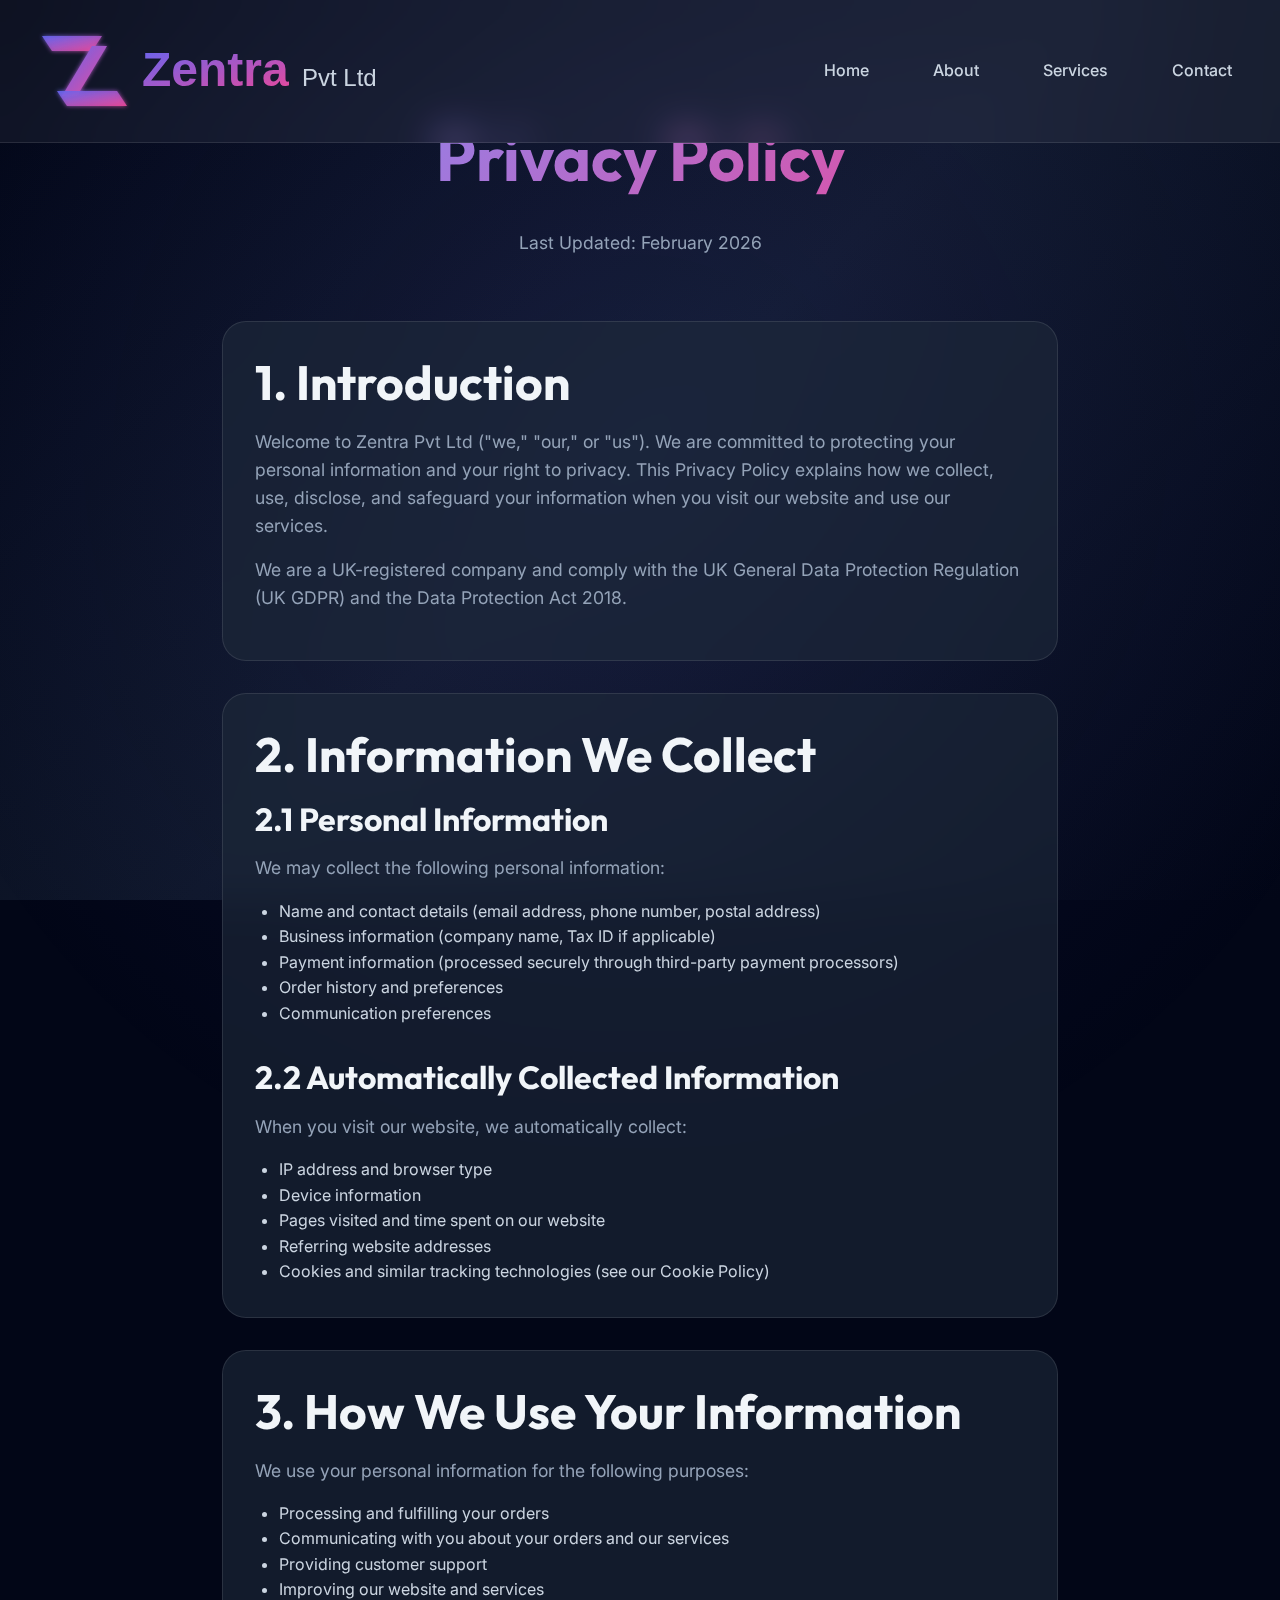
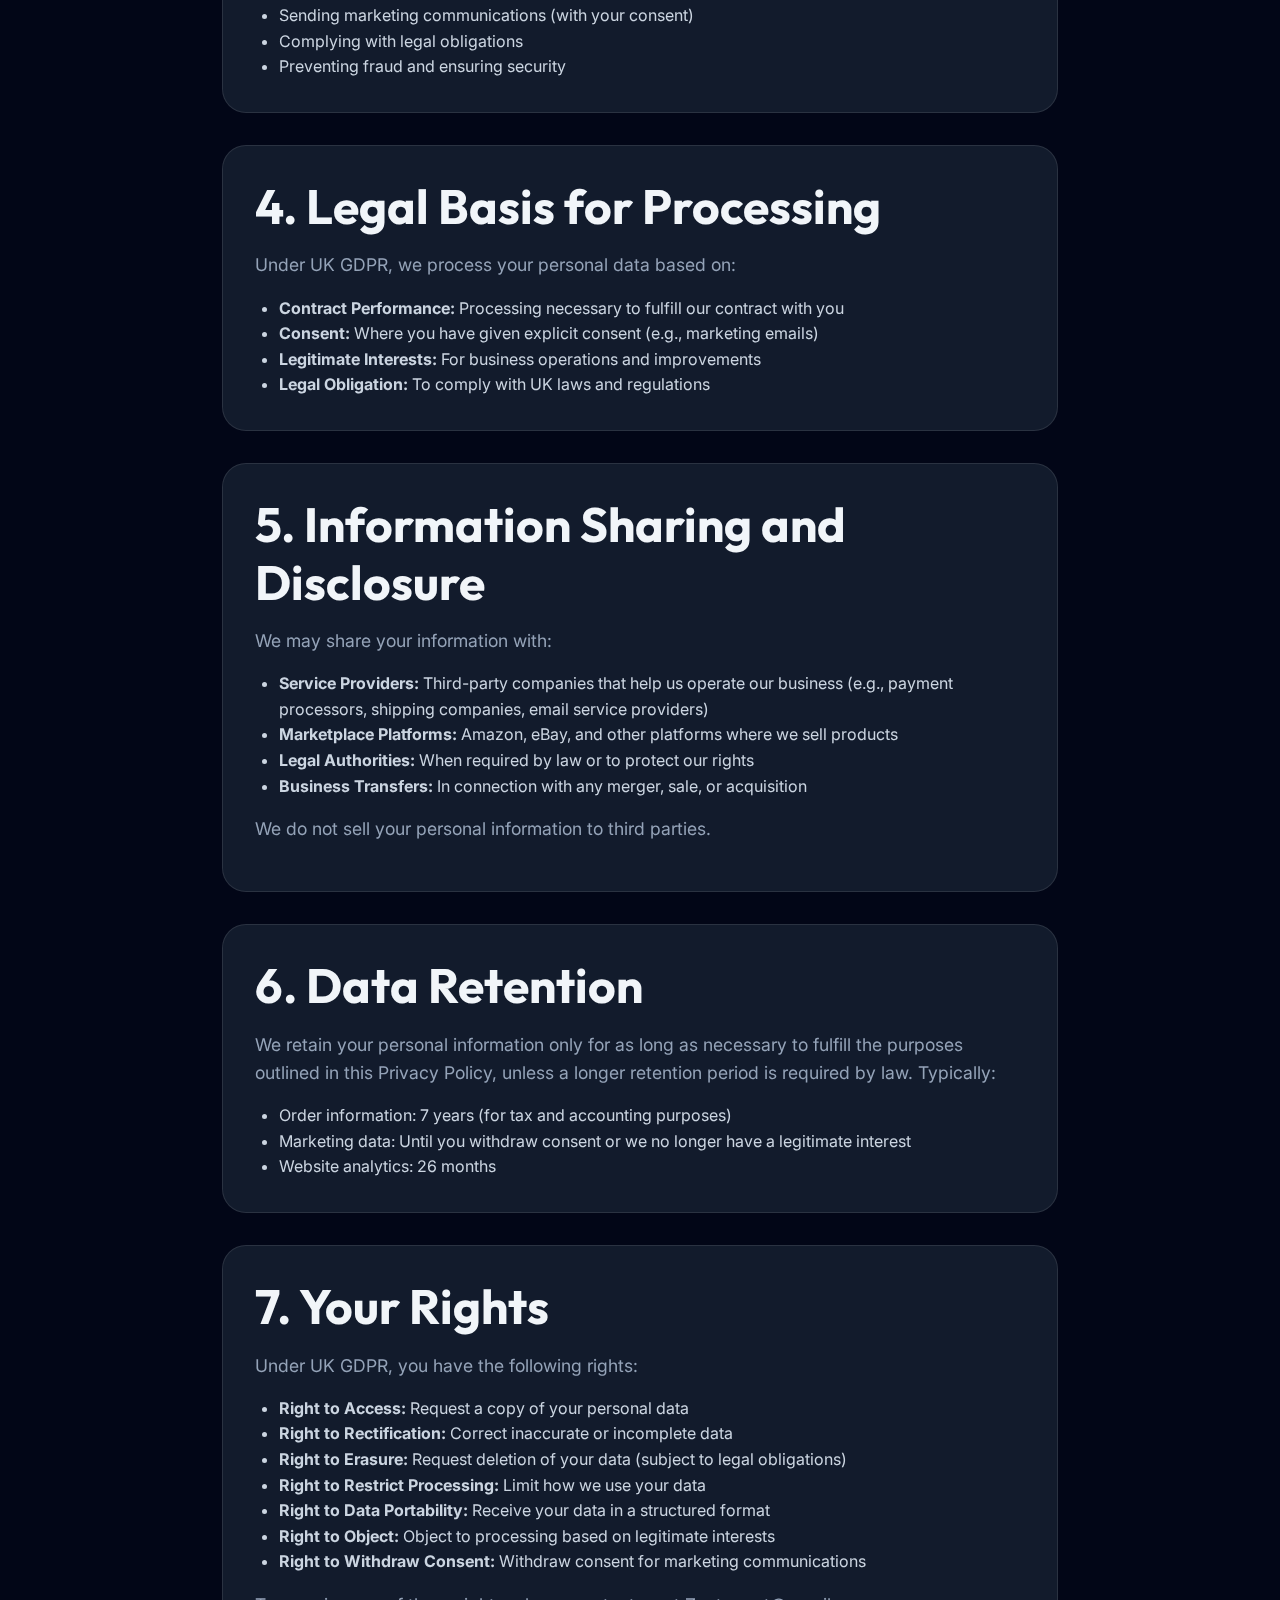
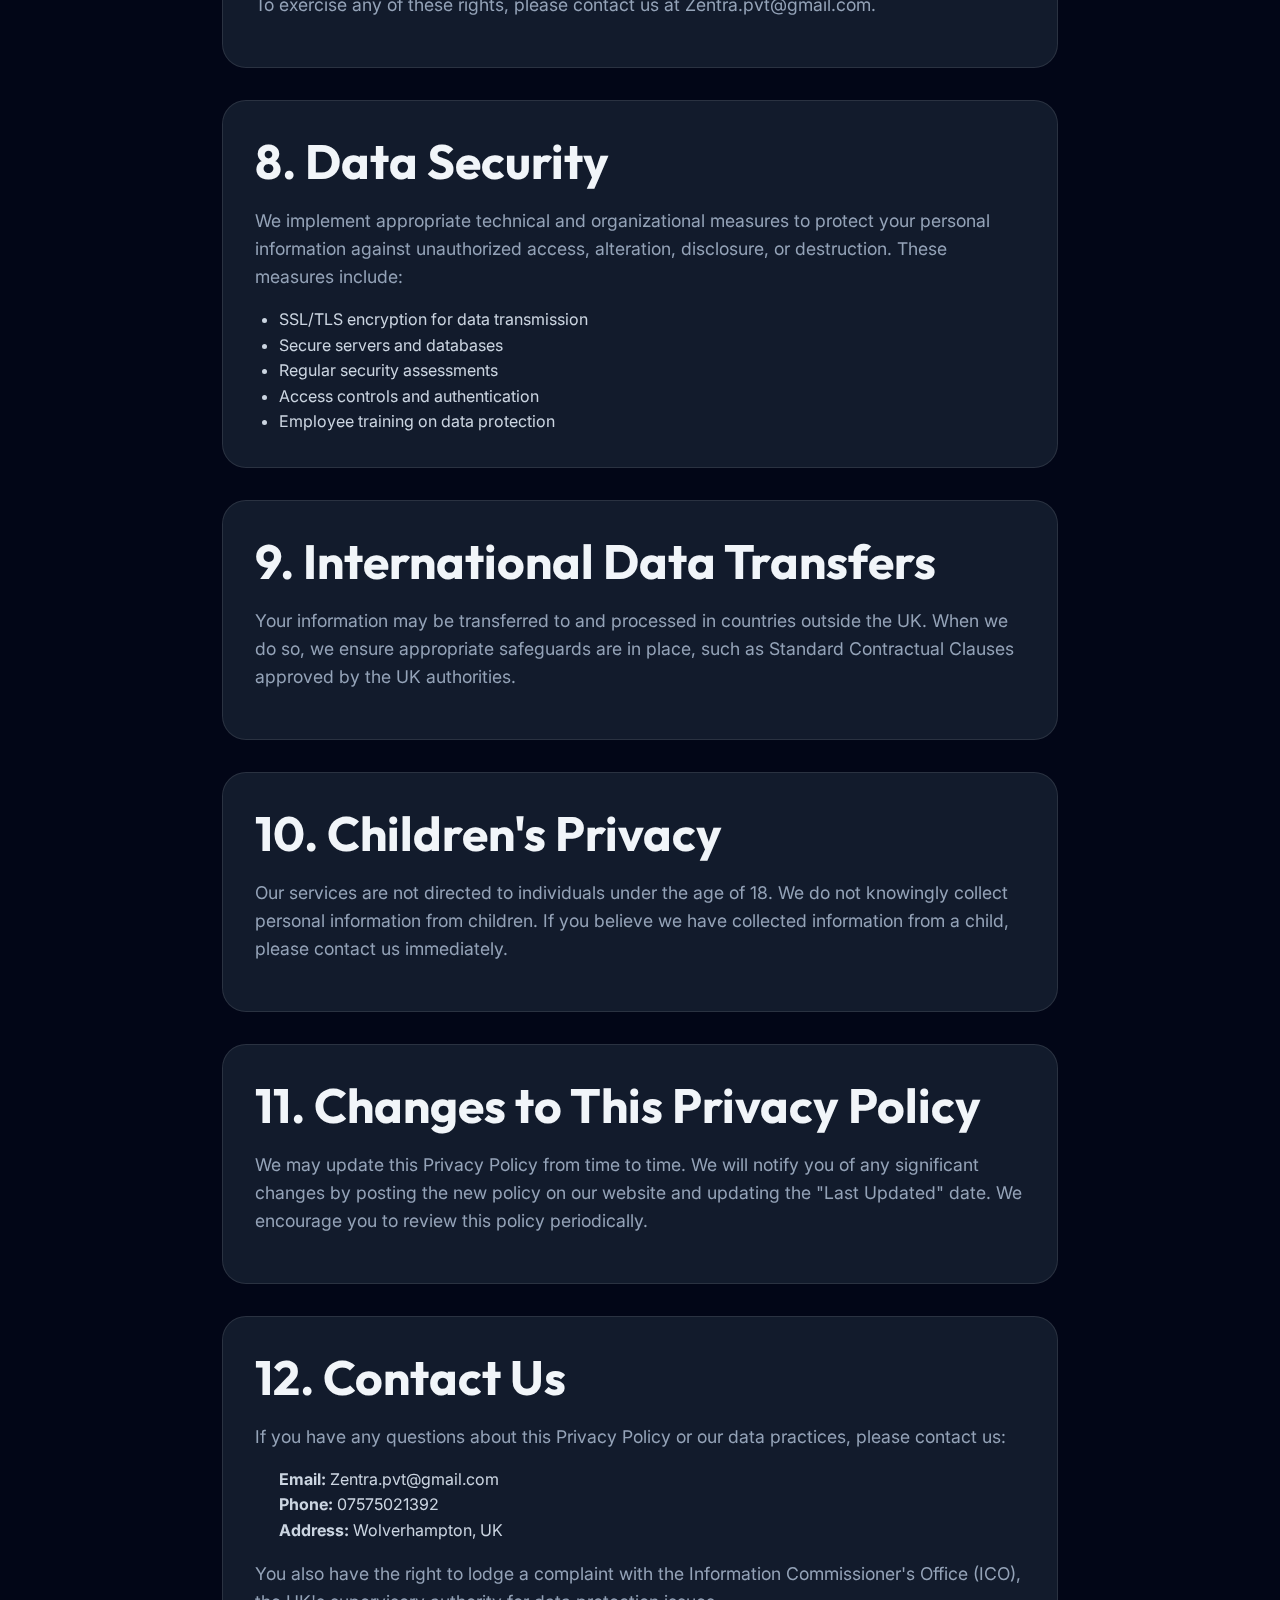
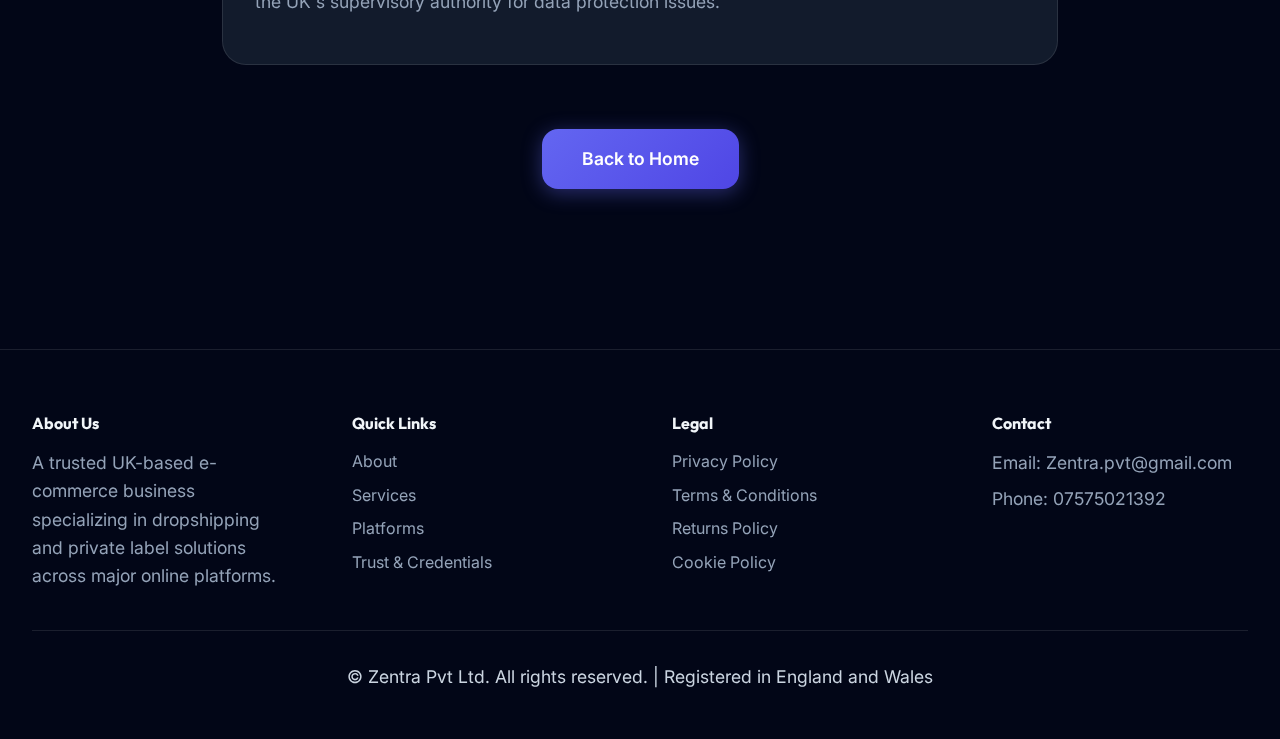
<file: privacy.html>
<!DOCTYPE html>
<html lang="en">

<head>
    <meta charset="UTF-8">
    <meta name="viewport" content="width=device-width, initial-scale=1.0">
    <meta name="description" content="Privacy Policy for our UK e-commerce business">
    <title>Privacy Policy | Zentra Pvt Ltd</title>

    <!-- Google Fonts -->
    <link rel="preconnect" href="https://fonts.googleapis.com">
    <link rel="preconnect" href="https://fonts.gstatic.com" crossorigin>
    <link
        href="https://fonts.googleapis.com/css2?family=Inter:wght@400;500;600;700&family=Outfit:wght@700;800&display=swap"
        rel="stylesheet">

    <!-- Stylesheet -->
    <link rel="stylesheet" href="styles.css">
</head>

<body>
    <!-- Navigation -->
    <nav class="navbar" id="navbar">
        <div class="nav-container">
            <a href="index.html" class="logo">
                <img src="logo.svg" alt="Zentra Pvt Ltd">
            </a>
            <ul class="nav-links" id="navLinks">
                <li><a href="index.html">Home</a></li>
                <li><a href="index.html#about">About</a></li>
                <li><a href="index.html#services">Services</a></li>
                <li><a href="index.html#contact">Contact</a></li>
            </ul>
            <button class="mobile-menu-toggle" id="mobileMenuToggle">☰</button>
        </div>
    </nav>

    <!-- Privacy Policy Content -->
    <section style="padding-top: 120px; min-height: 100vh;">
        <div style="max-width: 900px; margin: 0 auto; padding: 0 var(--spacing-md);">
            <h1 class="text-center" style="margin-bottom: var(--spacing-md);">Privacy Policy</h1>
            <p class="text-center" style="color: var(--text-muted); margin-bottom: var(--spacing-lg);">
                Last Updated: February 2026
            </p>

            <div class="card" style="margin-bottom: var(--spacing-md);">
                <h2>1. Introduction</h2>
                <p>
                    Welcome to Zentra Pvt Ltd ("we," "our," or "us"). We are committed to protecting your personal
                    information and your right to privacy. This Privacy Policy explains how we collect, use, disclose,
                    and safeguard your information when you visit our website and use our services.
                </p>
                <p>
                    We are a UK-registered company and comply with the UK General Data Protection Regulation (UK GDPR)
                    and the Data Protection Act 2018.
                </p>
            </div>

            <div class="card" style="margin-bottom: var(--spacing-md);">
                <h2>2. Information We Collect</h2>
                <h3>2.1 Personal Information</h3>
                <p>We may collect the following personal information:</p>
                <ul style="color: var(--text-secondary); margin-top: 1rem; padding-left: 1.5rem;">
                    <li>Name and contact details (email address, phone number, postal address)</li>
                    <li>Business information (company name, Tax ID if applicable)</li>
                    <li>Payment information (processed securely through third-party payment processors)</li>
                    <li>Order history and preferences</li>
                    <li>Communication preferences</li>
                </ul>

                <h3 style="margin-top: var(--spacing-md);">2.2 Automatically Collected Information</h3>
                <p>When you visit our website, we automatically collect:</p>
                <ul style="color: var(--text-secondary); margin-top: 1rem; padding-left: 1.5rem;">
                    <li>IP address and browser type</li>
                    <li>Device information</li>
                    <li>Pages visited and time spent on our website</li>
                    <li>Referring website addresses</li>
                    <li>Cookies and similar tracking technologies (see our Cookie Policy)</li>
                </ul>
            </div>

            <div class="card" style="margin-bottom: var(--spacing-md);">
                <h2>3. How We Use Your Information</h2>
                <p>We use your personal information for the following purposes:</p>
                <ul style="color: var(--text-secondary); margin-top: 1rem; padding-left: 1.5rem;">
                    <li>Processing and fulfilling your orders</li>
                    <li>Communicating with you about your orders and our services</li>
                    <li>Providing customer support</li>
                    <li>Improving our website and services</li>
                    <li>Sending marketing communications (with your consent)</li>
                    <li>Complying with legal obligations</li>
                    <li>Preventing fraud and ensuring security</li>
                </ul>
            </div>

            <div class="card" style="margin-bottom: var(--spacing-md);">
                <h2>4. Legal Basis for Processing</h2>
                <p>Under UK GDPR, we process your personal data based on:</p>
                <ul style="color: var(--text-secondary); margin-top: 1rem; padding-left: 1.5rem;">
                    <li><strong>Contract Performance:</strong> Processing necessary to fulfill our contract with you
                    </li>
                    <li><strong>Consent:</strong> Where you have given explicit consent (e.g., marketing emails)</li>
                    <li><strong>Legitimate Interests:</strong> For business operations and improvements</li>
                    <li><strong>Legal Obligation:</strong> To comply with UK laws and regulations</li>
                </ul>
            </div>

            <div class="card" style="margin-bottom: var(--spacing-md);">
                <h2>5. Information Sharing and Disclosure</h2>
                <p>We may share your information with:</p>
                <ul style="color: var(--text-secondary); margin-top: 1rem; padding-left: 1.5rem;">
                    <li><strong>Service Providers:</strong> Third-party companies that help us operate our business
                        (e.g., payment processors, shipping companies, email service providers)</li>
                    <li><strong>Marketplace Platforms:</strong> Amazon, eBay, and other platforms where we sell products
                    </li>
                    <li><strong>Legal Authorities:</strong> When required by law or to protect our rights</li>
                    <li><strong>Business Transfers:</strong> In connection with any merger, sale, or acquisition</li>
                </ul>
                <p style="margin-top: var(--spacing-sm);">
                    We do not sell your personal information to third parties.
                </p>
            </div>

            <div class="card" style="margin-bottom: var(--spacing-md);">
                <h2>6. Data Retention</h2>
                <p>
                    We retain your personal information only for as long as necessary to fulfill the purposes outlined
                    in this Privacy Policy, unless a longer retention period is required by law. Typically:
                </p>
                <ul style="color: var(--text-secondary); margin-top: 1rem; padding-left: 1.5rem;">
                    <li>Order information: 7 years (for tax and accounting purposes)</li>
                    <li>Marketing data: Until you withdraw consent or we no longer have a legitimate interest</li>
                    <li>Website analytics: 26 months</li>
                </ul>
            </div>

            <div class="card" style="margin-bottom: var(--spacing-md);">
                <h2>7. Your Rights</h2>
                <p>Under UK GDPR, you have the following rights:</p>
                <ul style="color: var(--text-secondary); margin-top: 1rem; padding-left: 1.5rem;">
                    <li><strong>Right to Access:</strong> Request a copy of your personal data</li>
                    <li><strong>Right to Rectification:</strong> Correct inaccurate or incomplete data</li>
                    <li><strong>Right to Erasure:</strong> Request deletion of your data (subject to legal obligations)
                    </li>
                    <li><strong>Right to Restrict Processing:</strong> Limit how we use your data</li>
                    <li><strong>Right to Data Portability:</strong> Receive your data in a structured format</li>
                    <li><strong>Right to Object:</strong> Object to processing based on legitimate interests</li>
                    <li><strong>Right to Withdraw Consent:</strong> Withdraw consent for marketing communications</li>
                </ul>
                <p style="margin-top: var(--spacing-sm);">
                    To exercise any of these rights, please contact us at Zentra.pvt@gmail.com.
                </p>
            </div>

            <div class="card" style="margin-bottom: var(--spacing-md);">
                <h2>8. Data Security</h2>
                <p>
                    We implement appropriate technical and organizational measures to protect your personal information
                    against unauthorized access, alteration, disclosure, or destruction. These measures include:
                </p>
                <ul style="color: var(--text-secondary); margin-top: 1rem; padding-left: 1.5rem;">
                    <li>SSL/TLS encryption for data transmission</li>
                    <li>Secure servers and databases</li>
                    <li>Regular security assessments</li>
                    <li>Access controls and authentication</li>
                    <li>Employee training on data protection</li>
                </ul>
            </div>

            <div class="card" style="margin-bottom: var(--spacing-md);">
                <h2>9. International Data Transfers</h2>
                <p>
                    Your information may be transferred to and processed in countries outside the UK. When we do so,
                    we ensure appropriate safeguards are in place, such as Standard Contractual Clauses approved by
                    the UK authorities.
                </p>
            </div>

            <div class="card" style="margin-bottom: var(--spacing-md);">
                <h2>10. Children's Privacy</h2>
                <p>
                    Our services are not directed to individuals under the age of 18. We do not knowingly collect
                    personal information from children. If you believe we have collected information from a child,
                    please contact us immediately.
                </p>
            </div>

            <div class="card" style="margin-bottom: var(--spacing-md);">
                <h2>11. Changes to This Privacy Policy</h2>
                <p>
                    We may update this Privacy Policy from time to time. We will notify you of any significant changes
                    by posting the new policy on our website and updating the "Last Updated" date. We encourage you to
                    review this policy periodically.
                </p>
            </div>

            <div class="card" style="margin-bottom: var(--spacing-md);">
                <h2>12. Contact Us</h2>
                <p>
                    If you have any questions about this Privacy Policy or our data practices, please contact us:
                </p>
                <ul style="color: var(--text-secondary); margin-top: 1rem; padding-left: 1.5rem; list-style: none;">
                    <li><strong>Email:</strong> Zentra.pvt@gmail.com</li>
                    <li><strong>Phone:</strong> 07575021392</li>
                    <li><strong>Address:</strong> Wolverhampton, UK</li>
                </ul>
                <p style="margin-top: var(--spacing-sm);">
                    You also have the right to lodge a complaint with the Information Commissioner's Office (ICO),
                    the UK's supervisory authority for data protection issues.
                </p>
            </div>

            <div class="text-center" style="margin: var(--spacing-lg) 0;">
                <a href="index.html" class="btn btn-primary">Back to Home</a>
            </div>
        </div>
    </section>

    <!-- Footer -->
    <footer>
        <div class="footer-content">
            <div class="footer-section">
                <h4>About Us</h4>
                <p>
                    A trusted UK-based e-commerce business specializing in dropshipping and
                    private label solutions across major online platforms.
                </p>
            </div>
            <div class="footer-section">
                <h4>Quick Links</h4>
                <a href="index.html#about">About</a>
                <a href="index.html#services">Services</a>
                <a href="index.html#platforms">Platforms</a>
                <a href="index.html#trust">Trust & Credentials</a>
            </div>
            <div class="footer-section">
                <h4>Legal</h4>
                <a href="privacy.html">Privacy Policy</a>
                <a href="terms.html">Terms & Conditions</a>
                <a href="returns.html">Returns Policy</a>
                <a href="cookies.html">Cookie Policy</a>
            </div>
            <div class="footer-section">
                <h4>Contact</h4>
                <p>Email: Zentra.pvt@gmail.com</p>
                <p>Phone: 07575021392</p>
            </div>
        </div>
        <div class="footer-bottom">
            <p>&copy; <span id="currentYear"></span> Zentra Pvt Ltd. All rights reserved. | Registered in England
                and Wales</p>
        </div>
    </footer>

    <!-- JavaScript -->
    <script src="script.js"></script>
</body>

</html>
</file>
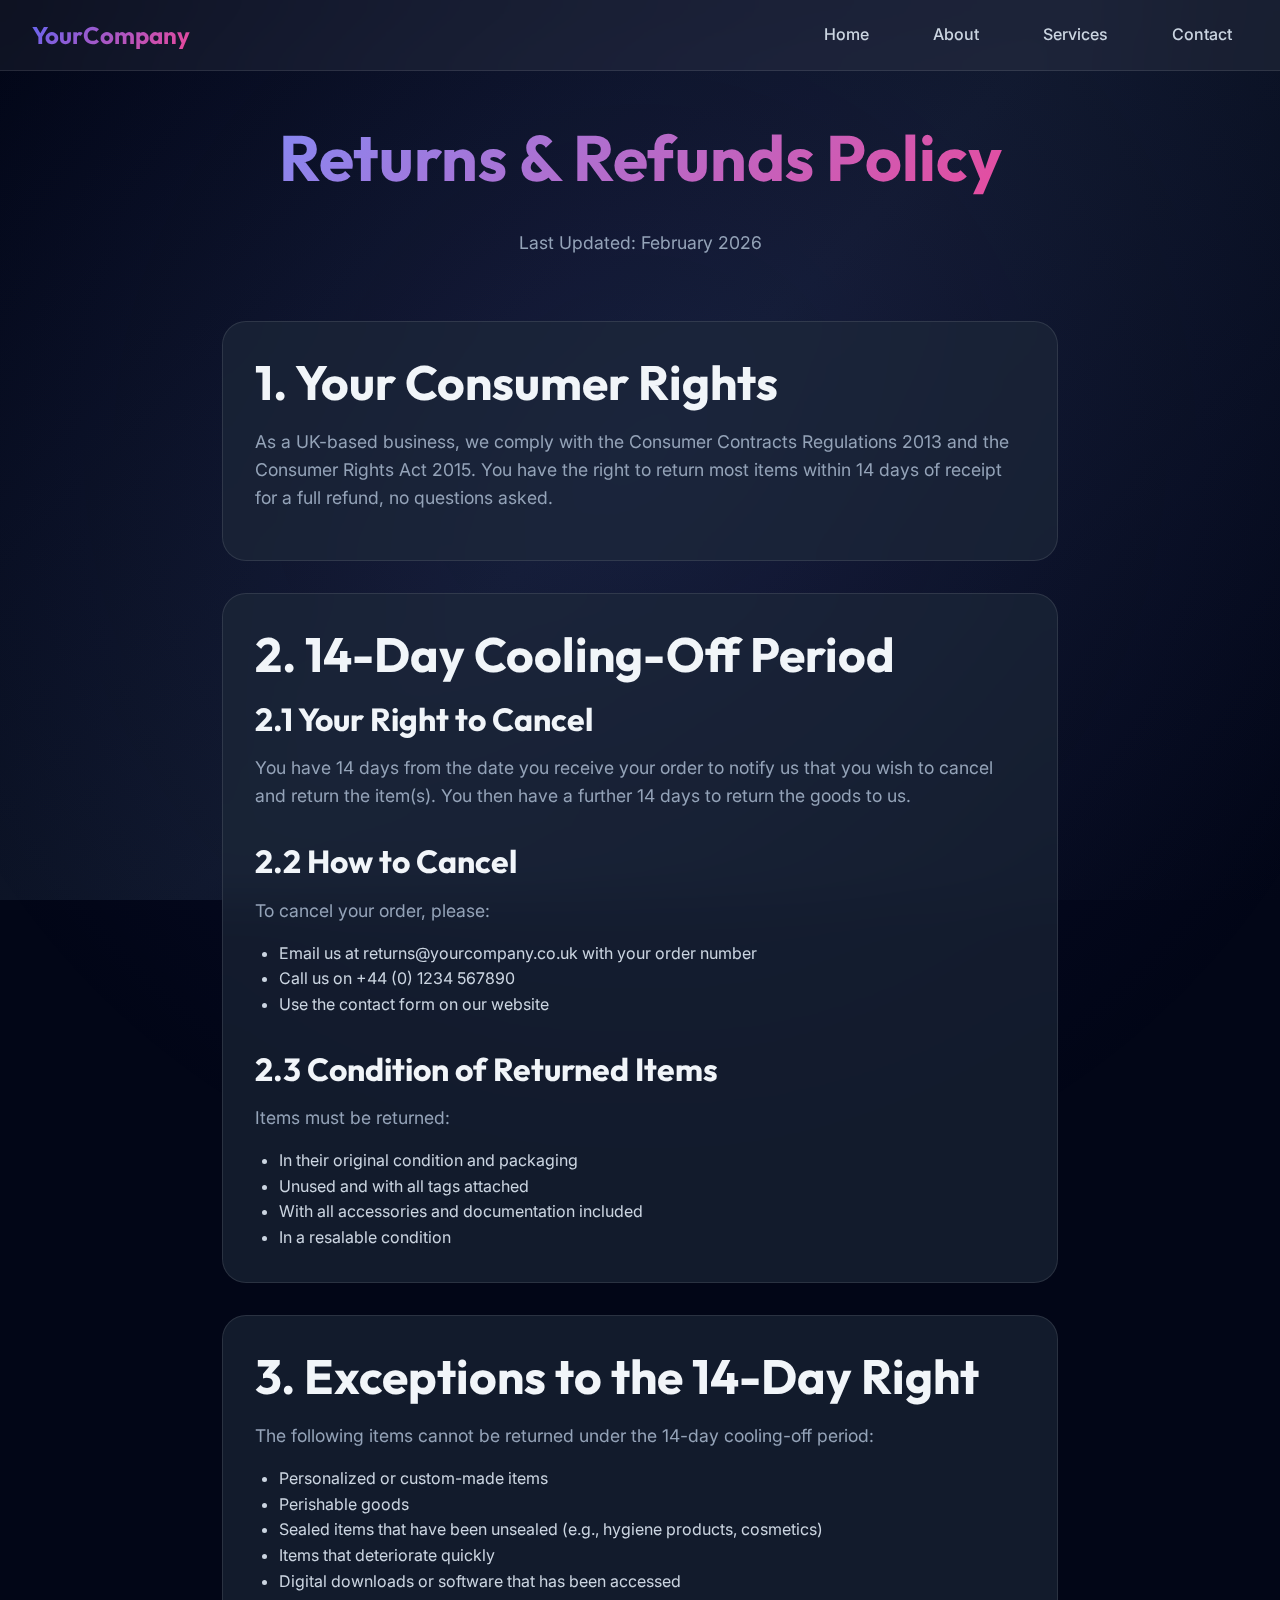
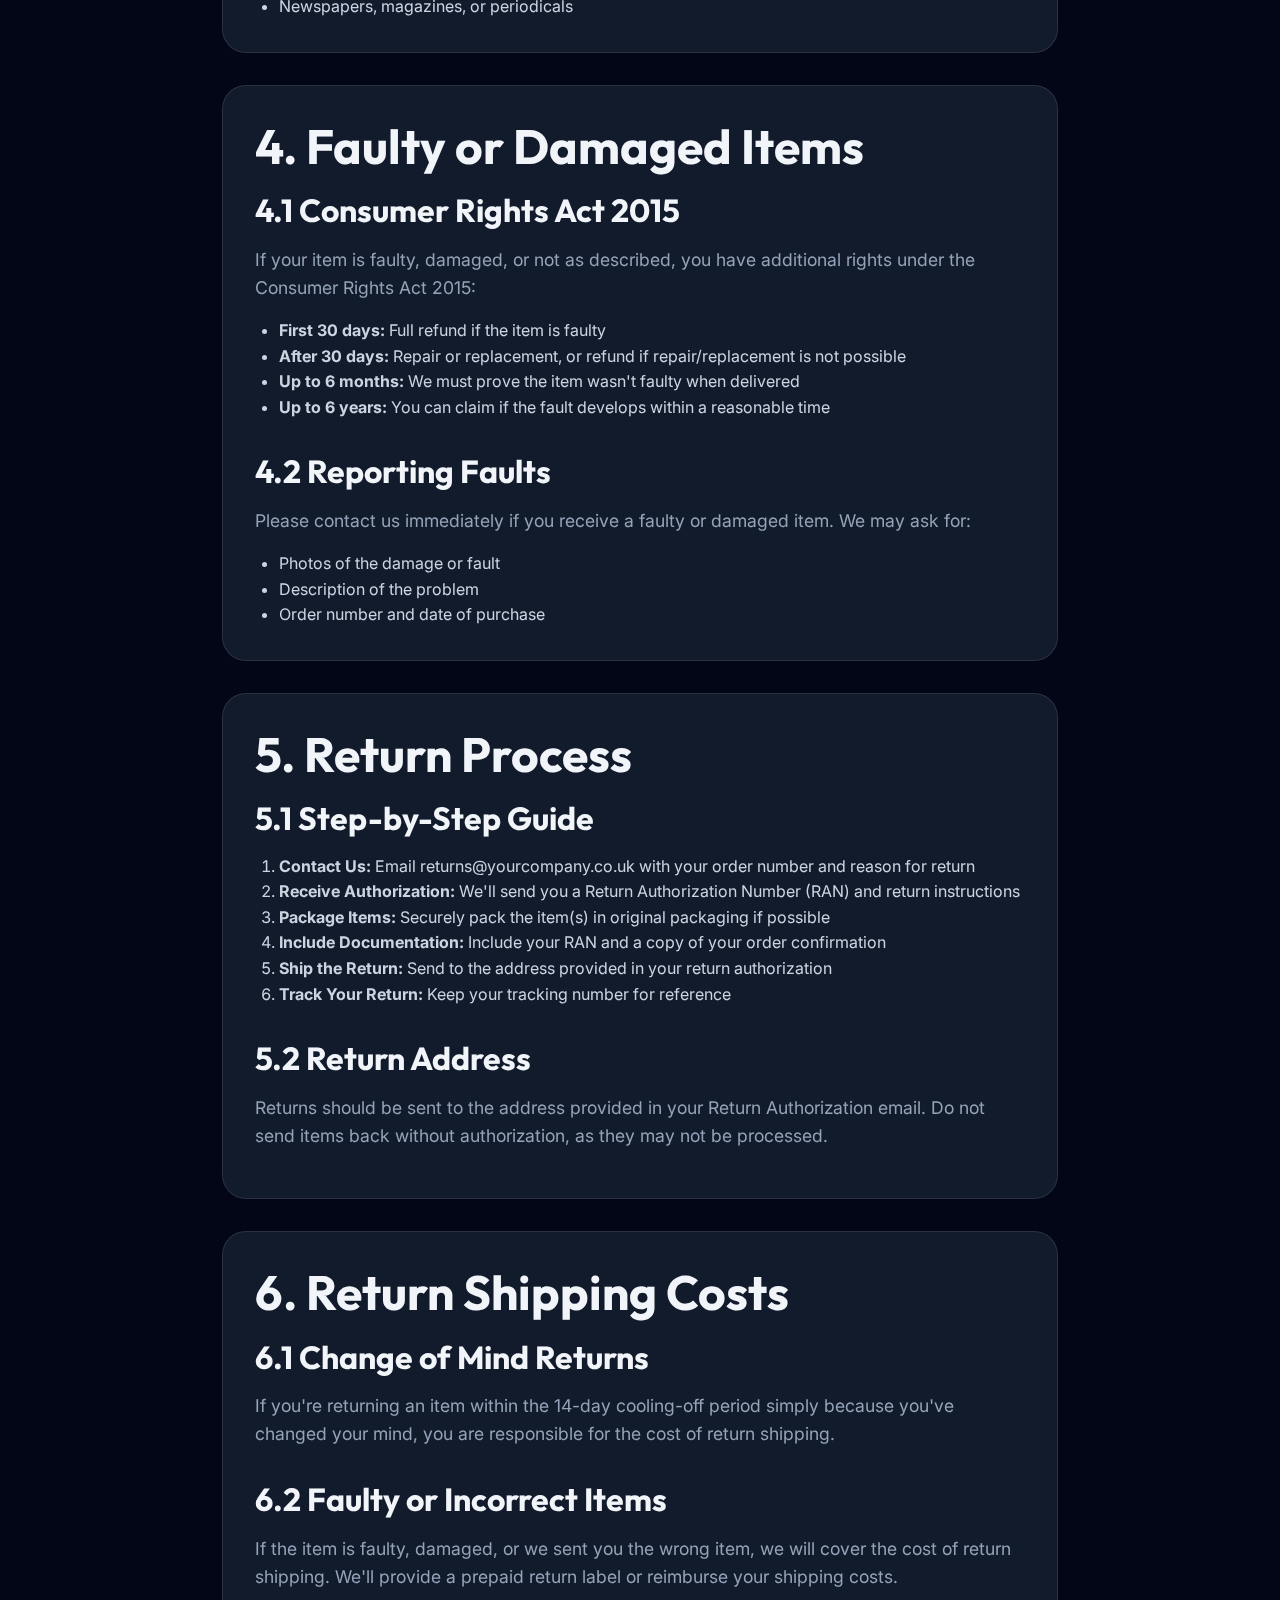
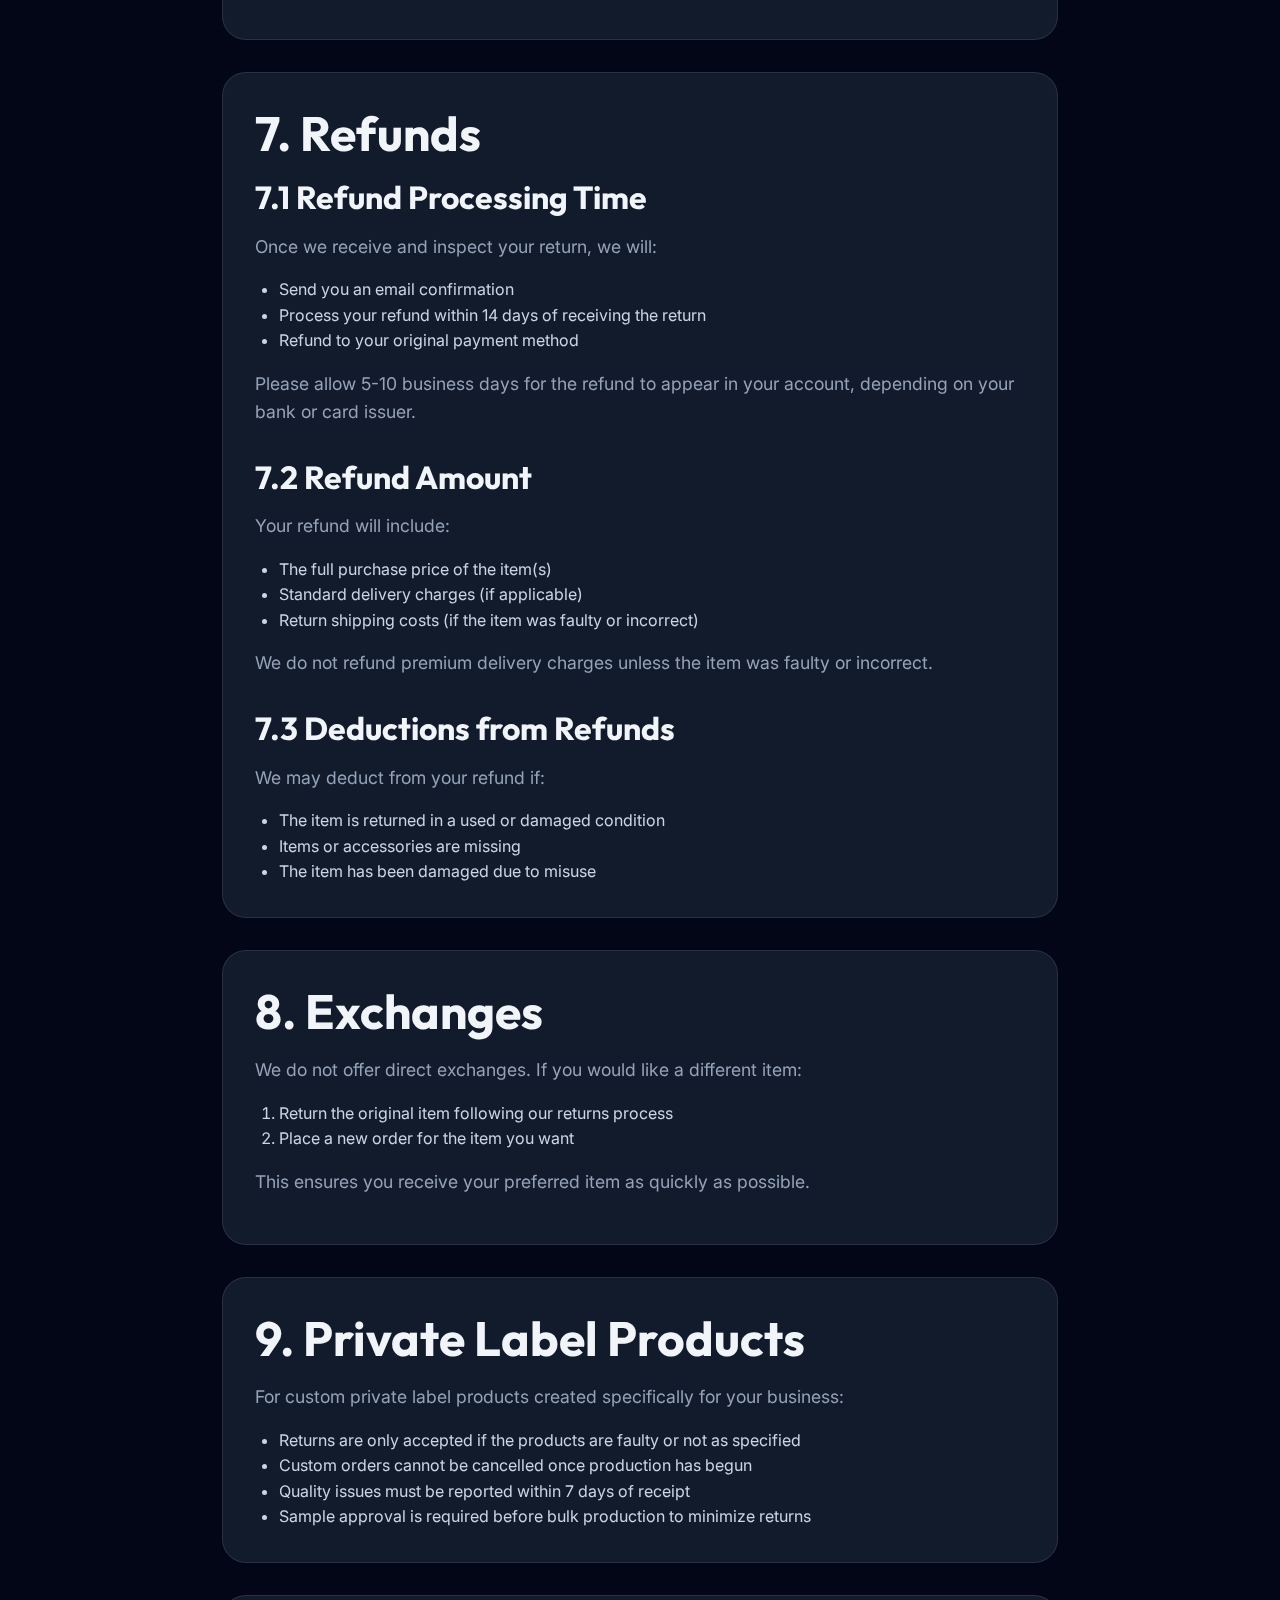
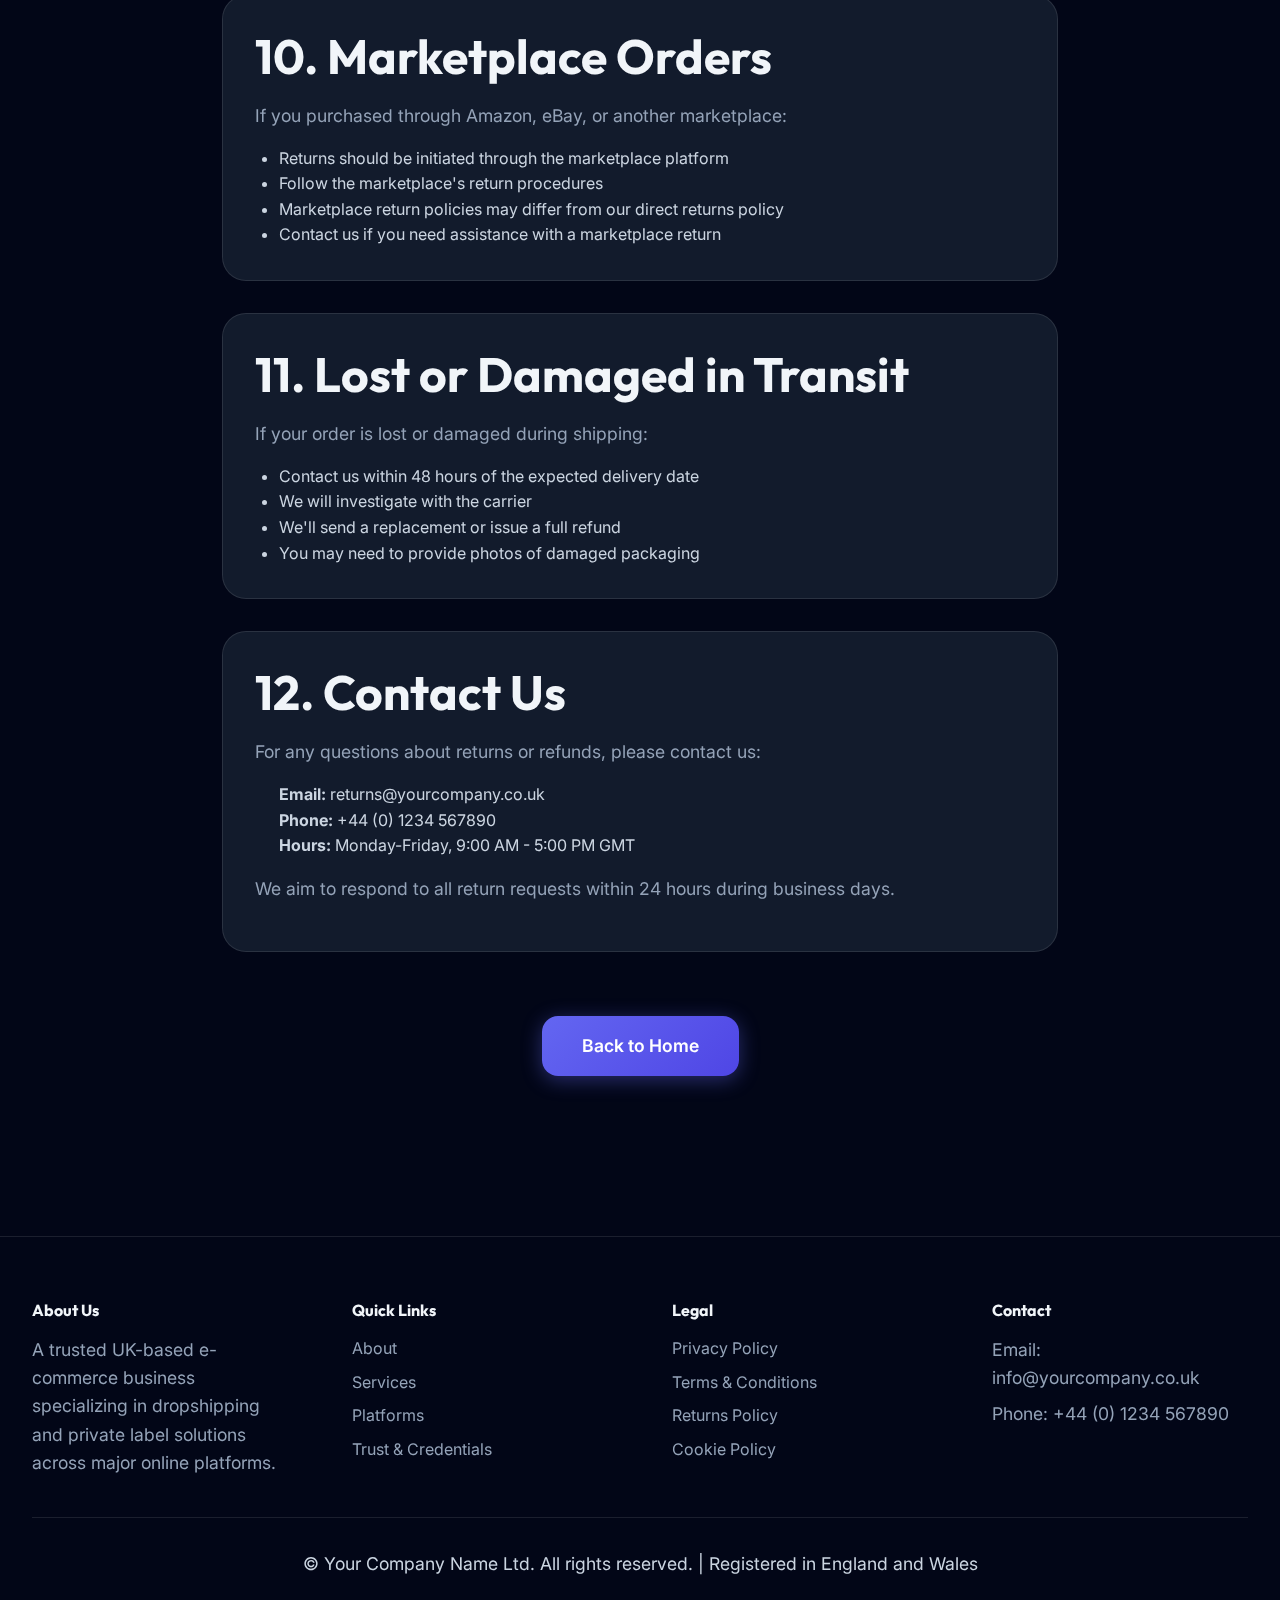
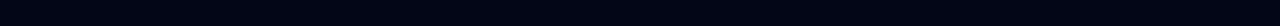
<file: returns.html>
<!DOCTYPE html>
<html lang="en">

<head>
    <meta charset="UTF-8">
    <meta name="viewport" content="width=device-width, initial-scale=1.0">
    <meta name="description" content="Returns Policy for our UK e-commerce business">
    <title>Returns Policy | Your Company Name</title>

    <!-- Google Fonts -->
    <link rel="preconnect" href="https://fonts.googleapis.com">
    <link rel="preconnect" href="https://fonts.gstatic.com" crossorigin>
    <link
        href="https://fonts.googleapis.com/css2?family=Inter:wght@400;500;600;700&family=Outfit:wght@700;800&display=swap"
        rel="stylesheet">

    <!-- Stylesheet -->
    <link rel="stylesheet" href="styles.css">
</head>

<body>
    <!-- Navigation -->
    <nav class="navbar" id="navbar">
        <div class="nav-container">
            <a href="index.html" class="logo">YourCompany</a>
            <ul class="nav-links" id="navLinks">
                <li><a href="index.html">Home</a></li>
                <li><a href="index.html#about">About</a></li>
                <li><a href="index.html#services">Services</a></li>
                <li><a href="index.html#contact">Contact</a></li>
            </ul>
            <button class="mobile-menu-toggle" id="mobileMenuToggle">☰</button>
        </div>
    </nav>

    <!-- Returns Policy Content -->
    <section style="padding-top: 120px; min-height: 100vh;">
        <div style="max-width: 900px; margin: 0 auto; padding: 0 var(--spacing-md);">
            <h1 class="text-center" style="margin-bottom: var(--spacing-md);">Returns & Refunds Policy</h1>
            <p class="text-center" style="color: var(--text-muted); margin-bottom: var(--spacing-lg);">
                Last Updated: February 2026
            </p>

            <div class="card" style="margin-bottom: var(--spacing-md);">
                <h2>1. Your Consumer Rights</h2>
                <p>
                    As a UK-based business, we comply with the Consumer Contracts Regulations 2013 and the Consumer
                    Rights Act 2015. You have the right to return most items within 14 days of receipt for a full
                    refund, no questions asked.
                </p>
            </div>

            <div class="card" style="margin-bottom: var(--spacing-md);">
                <h2>2. 14-Day Cooling-Off Period</h2>
                <h3>2.1 Your Right to Cancel</h3>
                <p>
                    You have 14 days from the date you receive your order to notify us that you wish to cancel and
                    return the item(s). You then have a further 14 days to return the goods to us.
                </p>

                <h3 style="margin-top: var(--spacing-md);">2.2 How to Cancel</h3>
                <p>To cancel your order, please:</p>
                <ul style="color: var(--text-secondary); margin-top: 1rem; padding-left: 1.5rem;">
                    <li>Email us at returns@yourcompany.co.uk with your order number</li>
                    <li>Call us on +44 (0) 1234 567890</li>
                    <li>Use the contact form on our website</li>
                </ul>

                <h3 style="margin-top: var(--spacing-md);">2.3 Condition of Returned Items</h3>
                <p>Items must be returned:</p>
                <ul style="color: var(--text-secondary); margin-top: 1rem; padding-left: 1.5rem;">
                    <li>In their original condition and packaging</li>
                    <li>Unused and with all tags attached</li>
                    <li>With all accessories and documentation included</li>
                    <li>In a resalable condition</li>
                </ul>
            </div>

            <div class="card" style="margin-bottom: var(--spacing-md);">
                <h2>3. Exceptions to the 14-Day Right</h2>
                <p>The following items cannot be returned under the 14-day cooling-off period:</p>
                <ul style="color: var(--text-secondary); margin-top: 1rem; padding-left: 1.5rem;">
                    <li>Personalized or custom-made items</li>
                    <li>Perishable goods</li>
                    <li>Sealed items that have been unsealed (e.g., hygiene products, cosmetics)</li>
                    <li>Items that deteriorate quickly</li>
                    <li>Digital downloads or software that has been accessed</li>
                    <li>Newspapers, magazines, or periodicals</li>
                </ul>
            </div>

            <div class="card" style="margin-bottom: var(--spacing-md);">
                <h2>4. Faulty or Damaged Items</h2>
                <h3>4.1 Consumer Rights Act 2015</h3>
                <p>
                    If your item is faulty, damaged, or not as described, you have additional rights under the
                    Consumer Rights Act 2015:
                </p>
                <ul style="color: var(--text-secondary); margin-top: 1rem; padding-left: 1.5rem;">
                    <li><strong>First 30 days:</strong> Full refund if the item is faulty</li>
                    <li><strong>After 30 days:</strong> Repair or replacement, or refund if repair/replacement is not
                        possible</li>
                    <li><strong>Up to 6 months:</strong> We must prove the item wasn't faulty when delivered</li>
                    <li><strong>Up to 6 years:</strong> You can claim if the fault develops within a reasonable time
                    </li>
                </ul>

                <h3 style="margin-top: var(--spacing-md);">4.2 Reporting Faults</h3>
                <p>
                    Please contact us immediately if you receive a faulty or damaged item. We may ask for:
                </p>
                <ul style="color: var(--text-secondary); margin-top: 1rem; padding-left: 1.5rem;">
                    <li>Photos of the damage or fault</li>
                    <li>Description of the problem</li>
                    <li>Order number and date of purchase</li>
                </ul>
            </div>

            <div class="card" style="margin-bottom: var(--spacing-md);">
                <h2>5. Return Process</h2>
                <h3>5.1 Step-by-Step Guide</h3>
                <ol style="color: var(--text-secondary); margin-top: 1rem; padding-left: 1.5rem;">
                    <li><strong>Contact Us:</strong> Email returns@yourcompany.co.uk with your order number and reason
                        for return</li>
                    <li><strong>Receive Authorization:</strong> We'll send you a Return Authorization Number (RAN) and
                        return instructions</li>
                    <li><strong>Package Items:</strong> Securely pack the item(s) in original packaging if possible</li>
                    <li><strong>Include Documentation:</strong> Include your RAN and a copy of your order confirmation
                    </li>
                    <li><strong>Ship the Return:</strong> Send to the address provided in your return authorization</li>
                    <li><strong>Track Your Return:</strong> Keep your tracking number for reference</li>
                </ol>

                <h3 style="margin-top: var(--spacing-md);">5.2 Return Address</h3>
                <p>
                    Returns should be sent to the address provided in your Return Authorization email. Do not send
                    items back without authorization, as they may not be processed.
                </p>
            </div>

            <div class="card" style="margin-bottom: var(--spacing-md);">
                <h2>6. Return Shipping Costs</h2>
                <h3>6.1 Change of Mind Returns</h3>
                <p>
                    If you're returning an item within the 14-day cooling-off period simply because you've changed
                    your mind, you are responsible for the cost of return shipping.
                </p>

                <h3 style="margin-top: var(--spacing-md);">6.2 Faulty or Incorrect Items</h3>
                <p>
                    If the item is faulty, damaged, or we sent you the wrong item, we will cover the cost of return
                    shipping. We'll provide a prepaid return label or reimburse your shipping costs.
                </p>
            </div>

            <div class="card" style="margin-bottom: var(--spacing-md);">
                <h2>7. Refunds</h2>
                <h3>7.1 Refund Processing Time</h3>
                <p>
                    Once we receive and inspect your return, we will:
                </p>
                <ul style="color: var(--text-secondary); margin-top: 1rem; padding-left: 1.5rem;">
                    <li>Send you an email confirmation</li>
                    <li>Process your refund within 14 days of receiving the return</li>
                    <li>Refund to your original payment method</li>
                </ul>
                <p style="margin-top: var(--spacing-sm);">
                    Please allow 5-10 business days for the refund to appear in your account, depending on your
                    bank or card issuer.
                </p>

                <h3 style="margin-top: var(--spacing-md);">7.2 Refund Amount</h3>
                <p>
                    Your refund will include:
                </p>
                <ul style="color: var(--text-secondary); margin-top: 1rem; padding-left: 1.5rem;">
                    <li>The full purchase price of the item(s)</li>
                    <li>Standard delivery charges (if applicable)</li>
                    <li>Return shipping costs (if the item was faulty or incorrect)</li>
                </ul>
                <p style="margin-top: var(--spacing-sm);">
                    We do not refund premium delivery charges unless the item was faulty or incorrect.
                </p>

                <h3 style="margin-top: var(--spacing-md);">7.3 Deductions from Refunds</h3>
                <p>
                    We may deduct from your refund if:
                </p>
                <ul style="color: var(--text-secondary); margin-top: 1rem; padding-left: 1.5rem;">
                    <li>The item is returned in a used or damaged condition</li>
                    <li>Items or accessories are missing</li>
                    <li>The item has been damaged due to misuse</li>
                </ul>
            </div>

            <div class="card" style="margin-bottom: var(--spacing-md);">
                <h2>8. Exchanges</h2>
                <p>
                    We do not offer direct exchanges. If you would like a different item:
                </p>
                <ol style="color: var(--text-secondary); margin-top: 1rem; padding-left: 1.5rem;">
                    <li>Return the original item following our returns process</li>
                    <li>Place a new order for the item you want</li>
                </ol>
                <p style="margin-top: var(--spacing-sm);">
                    This ensures you receive your preferred item as quickly as possible.
                </p>
            </div>

            <div class="card" style="margin-bottom: var(--spacing-md);">
                <h2>9. Private Label Products</h2>
                <p>
                    For custom private label products created specifically for your business:
                </p>
                <ul style="color: var(--text-secondary); margin-top: 1rem; padding-left: 1.5rem;">
                    <li>Returns are only accepted if the products are faulty or not as specified</li>
                    <li>Custom orders cannot be cancelled once production has begun</li>
                    <li>Quality issues must be reported within 7 days of receipt</li>
                    <li>Sample approval is required before bulk production to minimize returns</li>
                </ul>
            </div>

            <div class="card" style="margin-bottom: var(--spacing-md);">
                <h2>10. Marketplace Orders</h2>
                <p>
                    If you purchased through Amazon, eBay, or another marketplace:
                </p>
                <ul style="color: var(--text-secondary); margin-top: 1rem; padding-left: 1.5rem;">
                    <li>Returns should be initiated through the marketplace platform</li>
                    <li>Follow the marketplace's return procedures</li>
                    <li>Marketplace return policies may differ from our direct returns policy</li>
                    <li>Contact us if you need assistance with a marketplace return</li>
                </ul>
            </div>

            <div class="card" style="margin-bottom: var(--spacing-md);">
                <h2>11. Lost or Damaged in Transit</h2>
                <p>
                    If your order is lost or damaged during shipping:
                </p>
                <ul style="color: var(--text-secondary); margin-top: 1rem; padding-left: 1.5rem;">
                    <li>Contact us within 48 hours of the expected delivery date</li>
                    <li>We will investigate with the carrier</li>
                    <li>We'll send a replacement or issue a full refund</li>
                    <li>You may need to provide photos of damaged packaging</li>
                </ul>
            </div>

            <div class="card" style="margin-bottom: var(--spacing-md);">
                <h2>12. Contact Us</h2>
                <p>
                    For any questions about returns or refunds, please contact us:
                </p>
                <ul style="color: var(--text-secondary); margin-top: 1rem; padding-left: 1.5rem; list-style: none;">
                    <li><strong>Email:</strong> returns@yourcompany.co.uk</li>
                    <li><strong>Phone:</strong> +44 (0) 1234 567890</li>
                    <li><strong>Hours:</strong> Monday-Friday, 9:00 AM - 5:00 PM GMT</li>
                </ul>
                <p style="margin-top: var(--spacing-sm);">
                    We aim to respond to all return requests within 24 hours during business days.
                </p>
            </div>

            <div class="text-center" style="margin: var(--spacing-lg) 0;">
                <a href="index.html" class="btn btn-primary">Back to Home</a>
            </div>
        </div>
    </section>

    <!-- Footer -->
    <footer>
        <div class="footer-content">
            <div class="footer-section">
                <h4>About Us</h4>
                <p>
                    A trusted UK-based e-commerce business specializing in dropshipping and
                    private label solutions across major online platforms.
                </p>
            </div>
            <div class="footer-section">
                <h4>Quick Links</h4>
                <a href="index.html#about">About</a>
                <a href="index.html#services">Services</a>
                <a href="index.html#platforms">Platforms</a>
                <a href="index.html#trust">Trust & Credentials</a>
            </div>
            <div class="footer-section">
                <h4>Legal</h4>
                <a href="privacy.html">Privacy Policy</a>
                <a href="terms.html">Terms & Conditions</a>
                <a href="returns.html">Returns Policy</a>
                <a href="cookies.html">Cookie Policy</a>
            </div>
            <div class="footer-section">
                <h4>Contact</h4>
                <p>Email: info@yourcompany.co.uk</p>
                <p>Phone: +44 (0) 1234 567890</p>
            </div>
        </div>
        <div class="footer-bottom">
            <p>&copy; <span id="currentYear"></span> Your Company Name Ltd. All rights reserved. | Registered in England
                and Wales</p>
        </div>
    </footer>

    <!-- JavaScript -->
    <script src="script.js"></script>
</body>

</html>
</file>
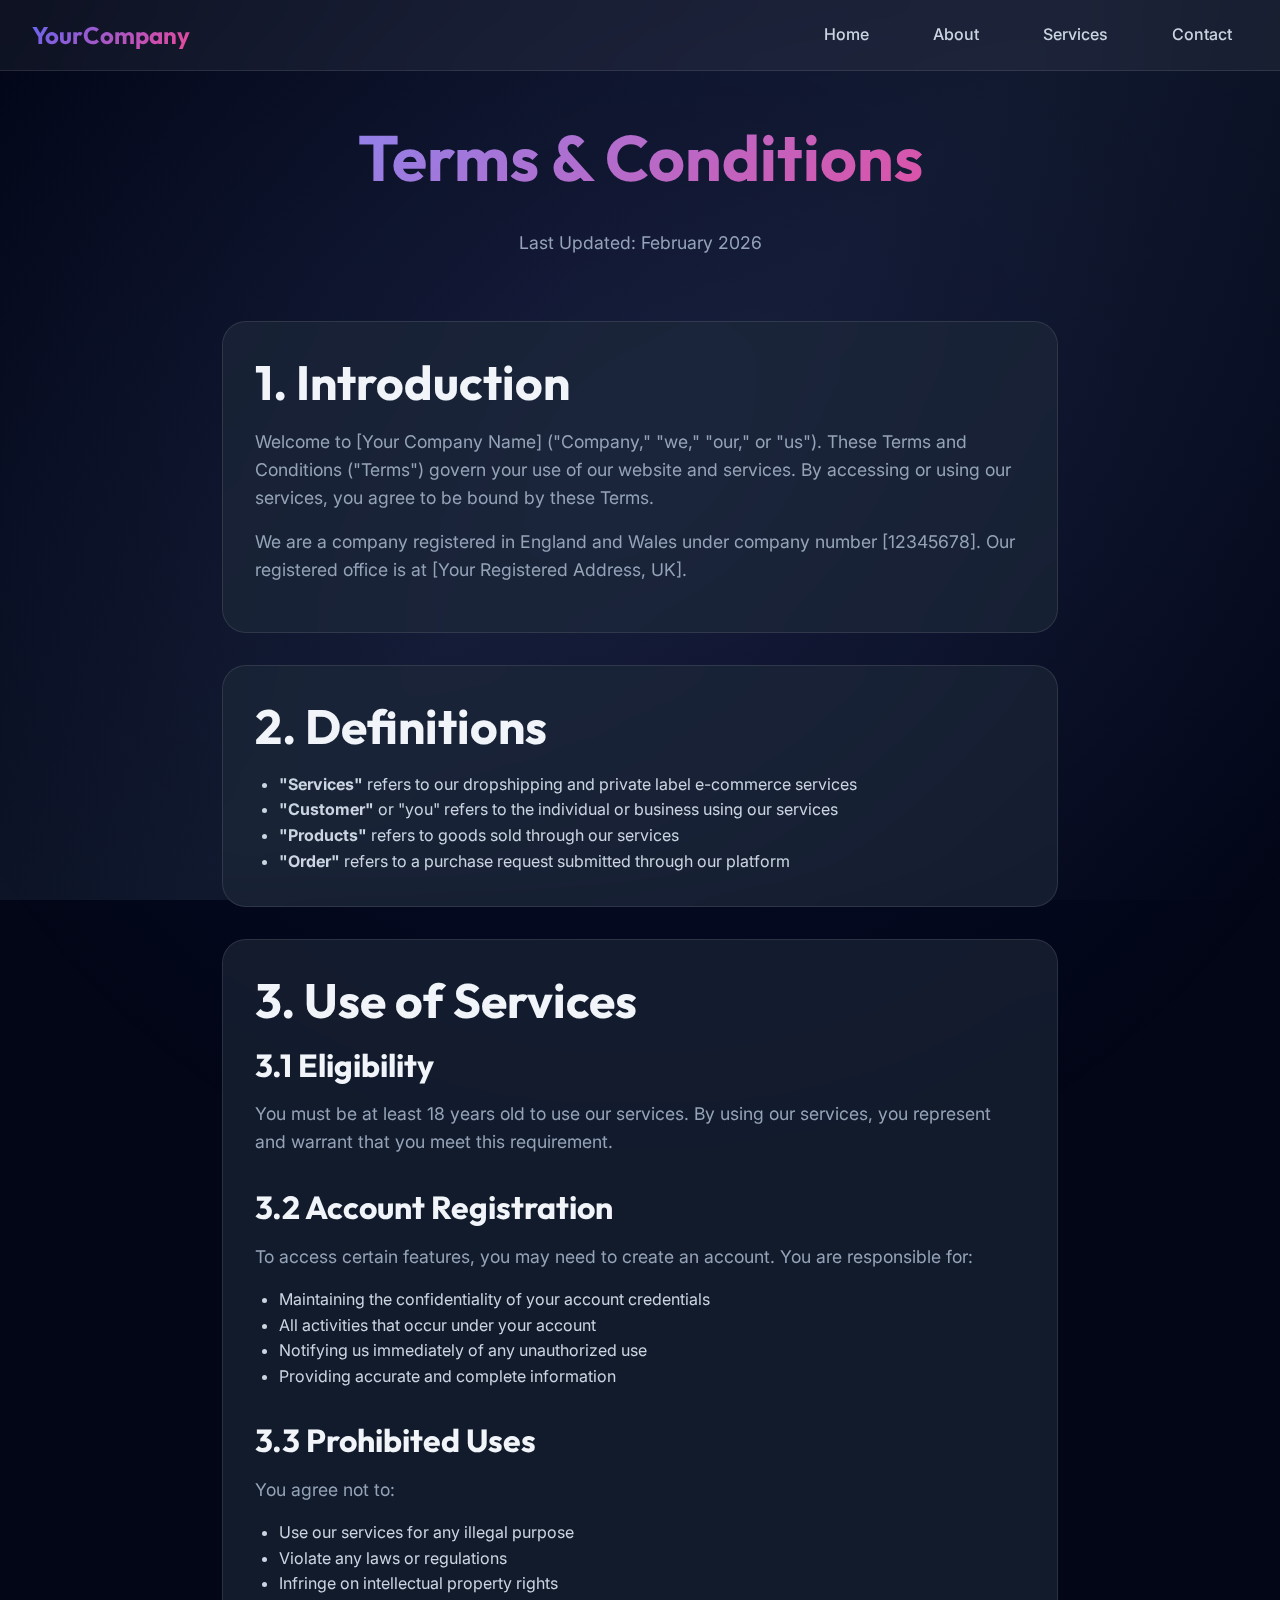
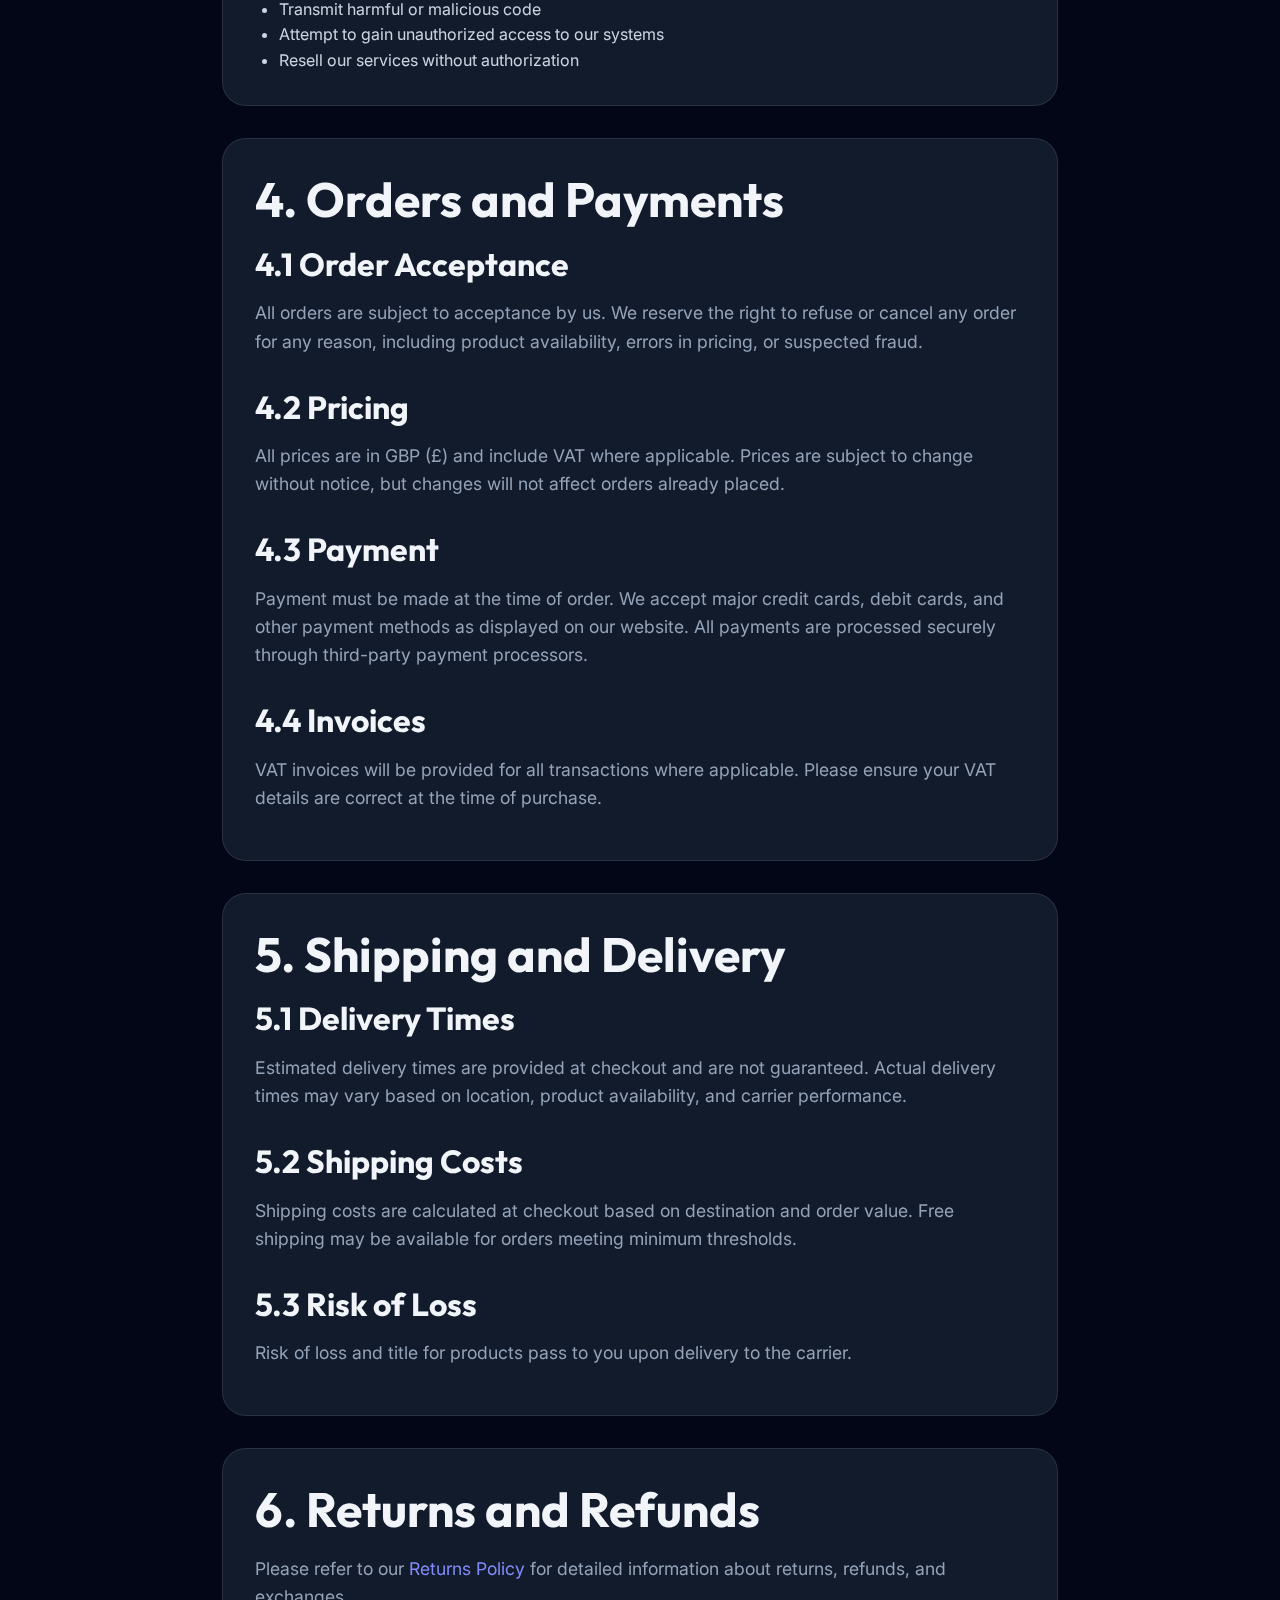
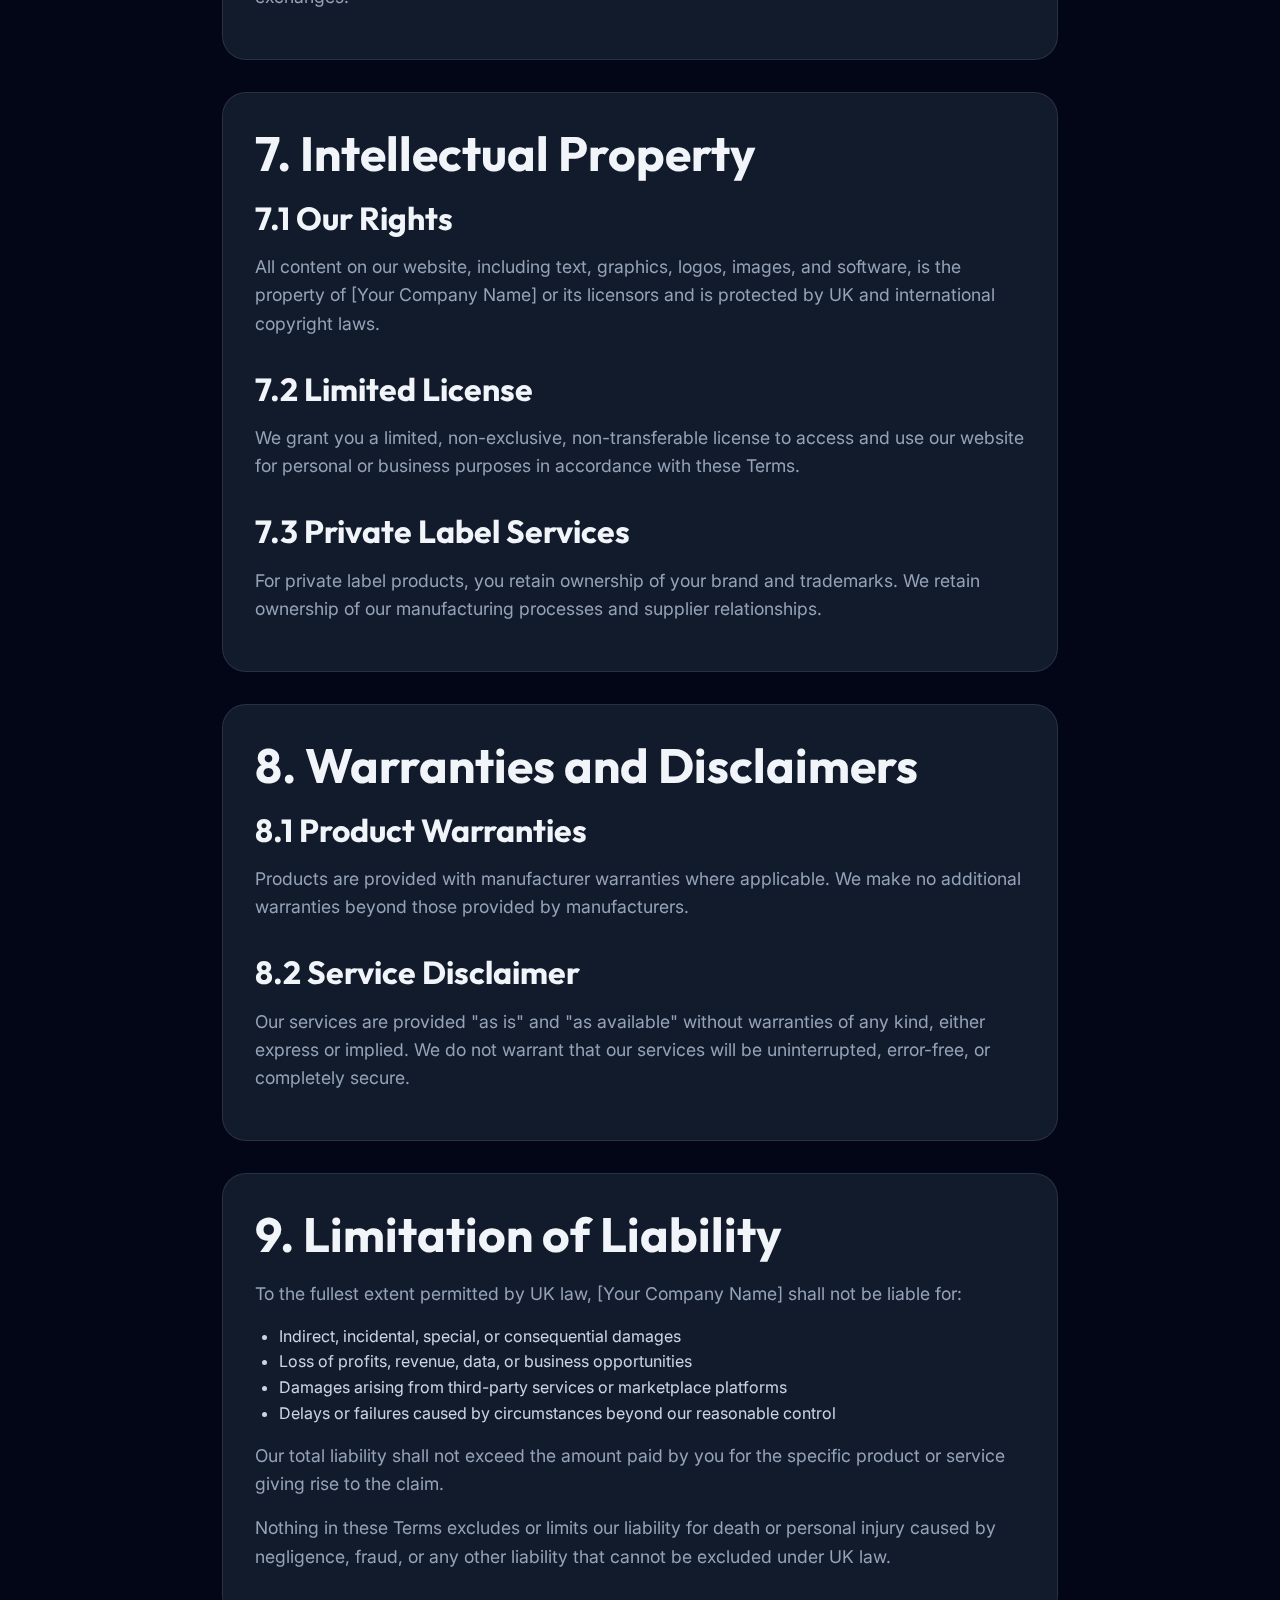
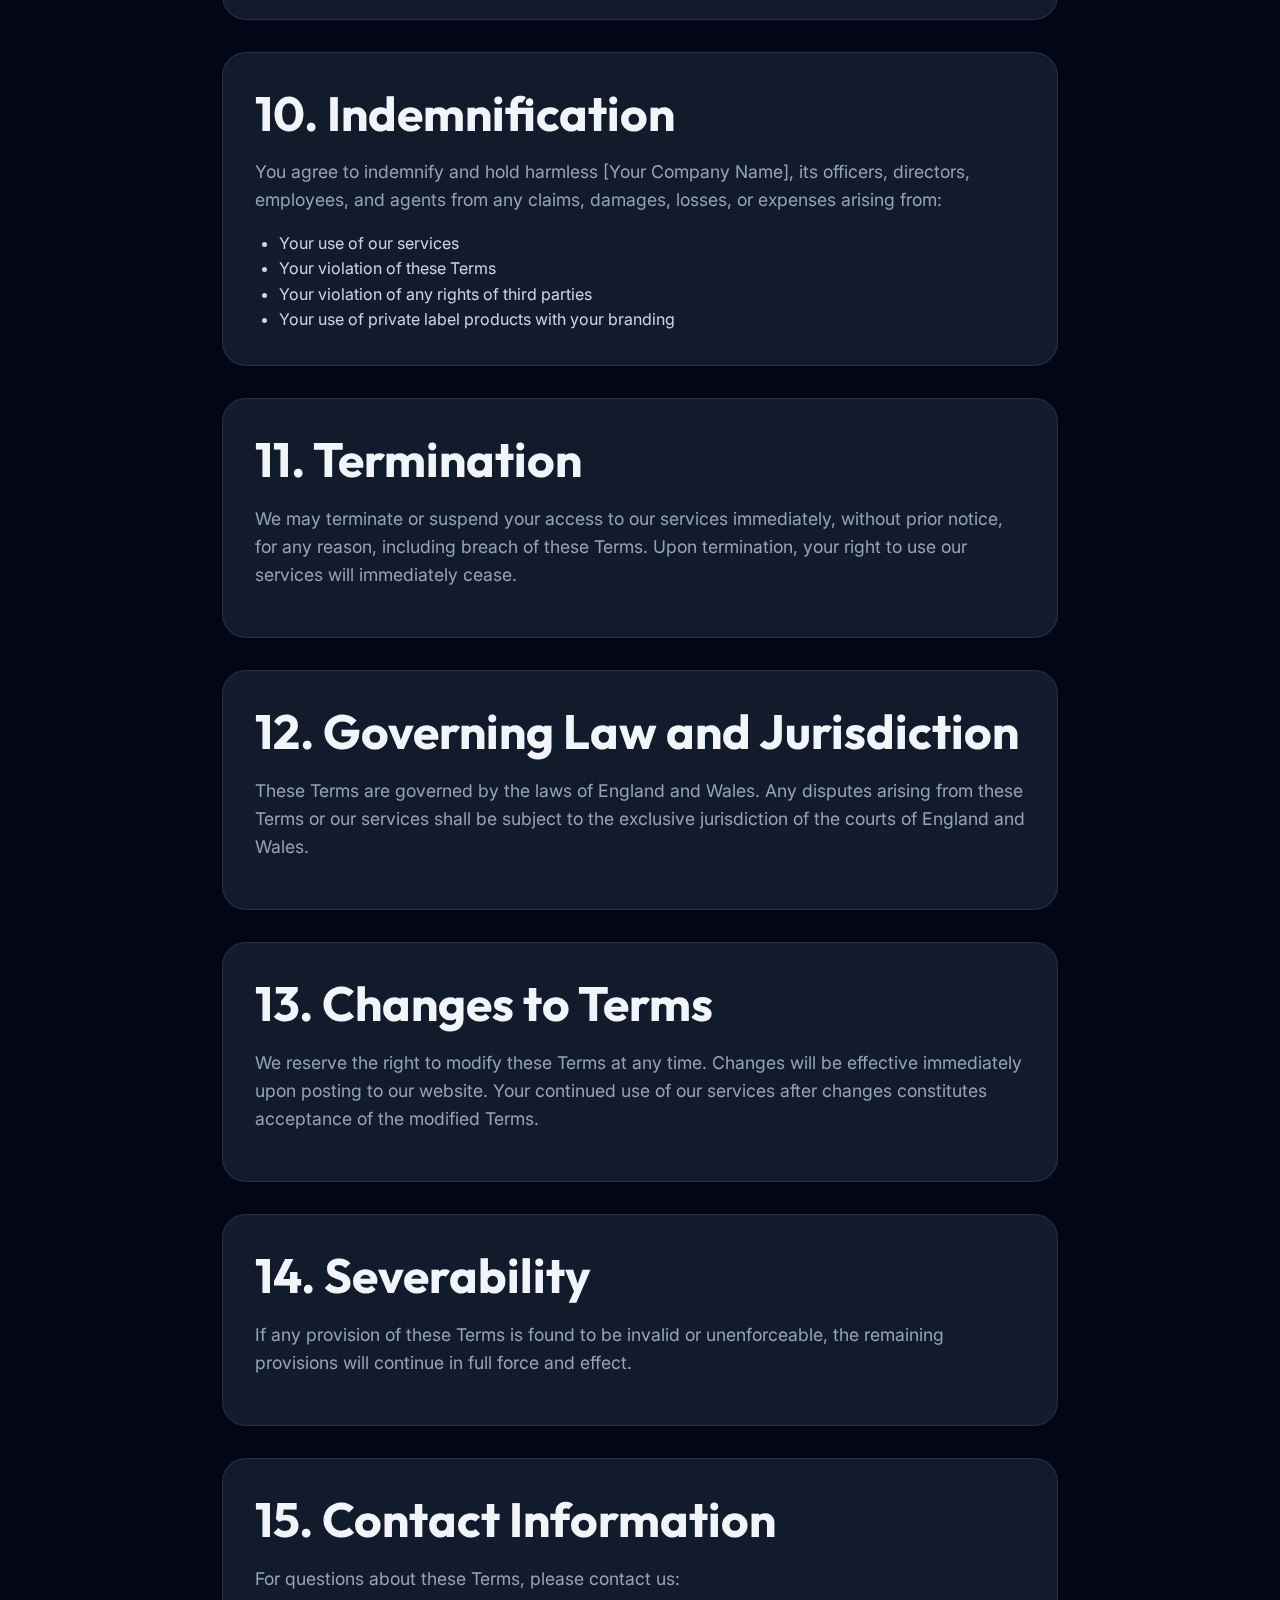
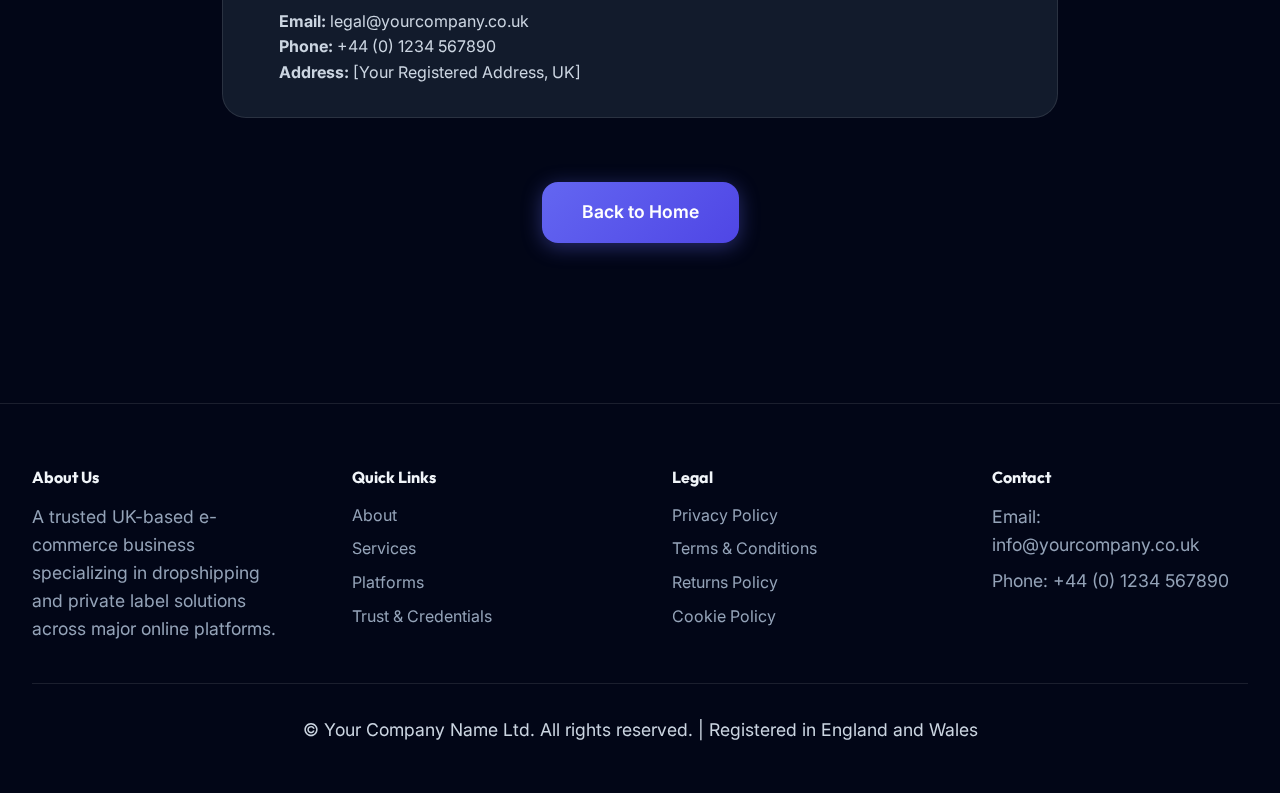
<file: terms.html>
<!DOCTYPE html>
<html lang="en">

<head>
    <meta charset="UTF-8">
    <meta name="viewport" content="width=device-width, initial-scale=1.0">
    <meta name="description" content="Terms and Conditions for our UK e-commerce business">
    <title>Terms & Conditions | Your Company Name</title>

    <!-- Google Fonts -->
    <link rel="preconnect" href="https://fonts.googleapis.com">
    <link rel="preconnect" href="https://fonts.gstatic.com" crossorigin>
    <link
        href="https://fonts.googleapis.com/css2?family=Inter:wght@400;500;600;700&family=Outfit:wght@700;800&display=swap"
        rel="stylesheet">

    <!-- Stylesheet -->
    <link rel="stylesheet" href="styles.css">
</head>

<body>
    <!-- Navigation -->
    <nav class="navbar" id="navbar">
        <div class="nav-container">
            <a href="index.html" class="logo">YourCompany</a>
            <ul class="nav-links" id="navLinks">
                <li><a href="index.html">Home</a></li>
                <li><a href="index.html#about">About</a></li>
                <li><a href="index.html#services">Services</a></li>
                <li><a href="index.html#contact">Contact</a></li>
            </ul>
            <button class="mobile-menu-toggle" id="mobileMenuToggle">☰</button>
        </div>
    </nav>

    <!-- Terms & Conditions Content -->
    <section style="padding-top: 120px; min-height: 100vh;">
        <div style="max-width: 900px; margin: 0 auto; padding: 0 var(--spacing-md);">
            <h1 class="text-center" style="margin-bottom: var(--spacing-md);">Terms & Conditions</h1>
            <p class="text-center" style="color: var(--text-muted); margin-bottom: var(--spacing-lg);">
                Last Updated: February 2026
            </p>

            <div class="card" style="margin-bottom: var(--spacing-md);">
                <h2>1. Introduction</h2>
                <p>
                    Welcome to [Your Company Name] ("Company," "we," "our," or "us"). These Terms and Conditions
                    ("Terms") govern your use of our website and services. By accessing or using our services, you
                    agree to be bound by these Terms.
                </p>
                <p>
                    We are a company registered in England and Wales under company number [12345678]. Our registered
                    office is at [Your Registered Address, UK].
                </p>
            </div>

            <div class="card" style="margin-bottom: var(--spacing-md);">
                <h2>2. Definitions</h2>
                <ul style="color: var(--text-secondary); margin-top: 1rem; padding-left: 1.5rem;">
                    <li><strong>"Services"</strong> refers to our dropshipping and private label e-commerce services
                    </li>
                    <li><strong>"Customer"</strong> or "you" refers to the individual or business using our services
                    </li>
                    <li><strong>"Products"</strong> refers to goods sold through our services</li>
                    <li><strong>"Order"</strong> refers to a purchase request submitted through our platform</li>
                </ul>
            </div>

            <div class="card" style="margin-bottom: var(--spacing-md);">
                <h2>3. Use of Services</h2>
                <h3>3.1 Eligibility</h3>
                <p>
                    You must be at least 18 years old to use our services. By using our services, you represent and
                    warrant that you meet this requirement.
                </p>

                <h3 style="margin-top: var(--spacing-md);">3.2 Account Registration</h3>
                <p>
                    To access certain features, you may need to create an account. You are responsible for:
                </p>
                <ul style="color: var(--text-secondary); margin-top: 1rem; padding-left: 1.5rem;">
                    <li>Maintaining the confidentiality of your account credentials</li>
                    <li>All activities that occur under your account</li>
                    <li>Notifying us immediately of any unauthorized use</li>
                    <li>Providing accurate and complete information</li>
                </ul>

                <h3 style="margin-top: var(--spacing-md);">3.3 Prohibited Uses</h3>
                <p>You agree not to:</p>
                <ul style="color: var(--text-secondary); margin-top: 1rem; padding-left: 1.5rem;">
                    <li>Use our services for any illegal purpose</li>
                    <li>Violate any laws or regulations</li>
                    <li>Infringe on intellectual property rights</li>
                    <li>Transmit harmful or malicious code</li>
                    <li>Attempt to gain unauthorized access to our systems</li>
                    <li>Resell our services without authorization</li>
                </ul>
            </div>

            <div class="card" style="margin-bottom: var(--spacing-md);">
                <h2>4. Orders and Payments</h2>
                <h3>4.1 Order Acceptance</h3>
                <p>
                    All orders are subject to acceptance by us. We reserve the right to refuse or cancel any order
                    for any reason, including product availability, errors in pricing, or suspected fraud.
                </p>

                <h3 style="margin-top: var(--spacing-md);">4.2 Pricing</h3>
                <p>
                    All prices are in GBP (£) and include VAT where applicable. Prices are subject to change without
                    notice, but changes will not affect orders already placed.
                </p>

                <h3 style="margin-top: var(--spacing-md);">4.3 Payment</h3>
                <p>
                    Payment must be made at the time of order. We accept major credit cards, debit cards, and other
                    payment methods as displayed on our website. All payments are processed securely through
                    third-party payment processors.
                </p>

                <h3 style="margin-top: var(--spacing-md);">4.4 Invoices</h3>
                <p>
                    VAT invoices will be provided for all transactions where applicable. Please ensure your VAT
                    details are correct at the time of purchase.
                </p>
            </div>

            <div class="card" style="margin-bottom: var(--spacing-md);">
                <h2>5. Shipping and Delivery</h2>
                <h3>5.1 Delivery Times</h3>
                <p>
                    Estimated delivery times are provided at checkout and are not guaranteed. Actual delivery times
                    may vary based on location, product availability, and carrier performance.
                </p>

                <h3 style="margin-top: var(--spacing-md);">5.2 Shipping Costs</h3>
                <p>
                    Shipping costs are calculated at checkout based on destination and order value. Free shipping
                    may be available for orders meeting minimum thresholds.
                </p>

                <h3 style="margin-top: var(--spacing-md);">5.3 Risk of Loss</h3>
                <p>
                    Risk of loss and title for products pass to you upon delivery to the carrier.
                </p>
            </div>

            <div class="card" style="margin-bottom: var(--spacing-md);">
                <h2>6. Returns and Refunds</h2>
                <p>
                    Please refer to our <a href="returns.html" style="color: var(--primary-light);">Returns Policy</a>
                    for detailed information about returns, refunds, and exchanges.
                </p>
            </div>

            <div class="card" style="margin-bottom: var(--spacing-md);">
                <h2>7. Intellectual Property</h2>
                <h3>7.1 Our Rights</h3>
                <p>
                    All content on our website, including text, graphics, logos, images, and software, is the property
                    of [Your Company Name] or its licensors and is protected by UK and international copyright laws.
                </p>

                <h3 style="margin-top: var(--spacing-md);">7.2 Limited License</h3>
                <p>
                    We grant you a limited, non-exclusive, non-transferable license to access and use our website
                    for personal or business purposes in accordance with these Terms.
                </p>

                <h3 style="margin-top: var(--spacing-md);">7.3 Private Label Services</h3>
                <p>
                    For private label products, you retain ownership of your brand and trademarks. We retain ownership
                    of our manufacturing processes and supplier relationships.
                </p>
            </div>

            <div class="card" style="margin-bottom: var(--spacing-md);">
                <h2>8. Warranties and Disclaimers</h2>
                <h3>8.1 Product Warranties</h3>
                <p>
                    Products are provided with manufacturer warranties where applicable. We make no additional
                    warranties beyond those provided by manufacturers.
                </p>

                <h3 style="margin-top: var(--spacing-md);">8.2 Service Disclaimer</h3>
                <p>
                    Our services are provided "as is" and "as available" without warranties of any kind, either
                    express or implied. We do not warrant that our services will be uninterrupted, error-free,
                    or completely secure.
                </p>
            </div>

            <div class="card" style="margin-bottom: var(--spacing-md);">
                <h2>9. Limitation of Liability</h2>
                <p>
                    To the fullest extent permitted by UK law, [Your Company Name] shall not be liable for:
                </p>
                <ul style="color: var(--text-secondary); margin-top: 1rem; padding-left: 1.5rem;">
                    <li>Indirect, incidental, special, or consequential damages</li>
                    <li>Loss of profits, revenue, data, or business opportunities</li>
                    <li>Damages arising from third-party services or marketplace platforms</li>
                    <li>Delays or failures caused by circumstances beyond our reasonable control</li>
                </ul>
                <p style="margin-top: var(--spacing-sm);">
                    Our total liability shall not exceed the amount paid by you for the specific product or service
                    giving rise to the claim.
                </p>
                <p style="margin-top: var(--spacing-sm);">
                    Nothing in these Terms excludes or limits our liability for death or personal injury caused by
                    negligence, fraud, or any other liability that cannot be excluded under UK law.
                </p>
            </div>

            <div class="card" style="margin-bottom: var(--spacing-md);">
                <h2>10. Indemnification</h2>
                <p>
                    You agree to indemnify and hold harmless [Your Company Name], its officers, directors, employees,
                    and agents from any claims, damages, losses, or expenses arising from:
                </p>
                <ul style="color: var(--text-secondary); margin-top: 1rem; padding-left: 1.5rem;">
                    <li>Your use of our services</li>
                    <li>Your violation of these Terms</li>
                    <li>Your violation of any rights of third parties</li>
                    <li>Your use of private label products with your branding</li>
                </ul>
            </div>

            <div class="card" style="margin-bottom: var(--spacing-md);">
                <h2>11. Termination</h2>
                <p>
                    We may terminate or suspend your access to our services immediately, without prior notice, for
                    any reason, including breach of these Terms. Upon termination, your right to use our services
                    will immediately cease.
                </p>
            </div>

            <div class="card" style="margin-bottom: var(--spacing-md);">
                <h2>12. Governing Law and Jurisdiction</h2>
                <p>
                    These Terms are governed by the laws of England and Wales. Any disputes arising from these Terms
                    or our services shall be subject to the exclusive jurisdiction of the courts of England and Wales.
                </p>
            </div>

            <div class="card" style="margin-bottom: var(--spacing-md);">
                <h2>13. Changes to Terms</h2>
                <p>
                    We reserve the right to modify these Terms at any time. Changes will be effective immediately
                    upon posting to our website. Your continued use of our services after changes constitutes
                    acceptance of the modified Terms.
                </p>
            </div>

            <div class="card" style="margin-bottom: var(--spacing-md);">
                <h2>14. Severability</h2>
                <p>
                    If any provision of these Terms is found to be invalid or unenforceable, the remaining provisions
                    will continue in full force and effect.
                </p>
            </div>

            <div class="card" style="margin-bottom: var(--spacing-md);">
                <h2>15. Contact Information</h2>
                <p>
                    For questions about these Terms, please contact us:
                </p>
                <ul style="color: var(--text-secondary); margin-top: 1rem; padding-left: 1.5rem; list-style: none;">
                    <li><strong>Email:</strong> legal@yourcompany.co.uk</li>
                    <li><strong>Phone:</strong> +44 (0) 1234 567890</li>
                    <li><strong>Address:</strong> [Your Registered Address, UK]</li>
                </ul>
            </div>

            <div class="text-center" style="margin: var(--spacing-lg) 0;">
                <a href="index.html" class="btn btn-primary">Back to Home</a>
            </div>
        </div>
    </section>

    <!-- Footer -->
    <footer>
        <div class="footer-content">
            <div class="footer-section">
                <h4>About Us</h4>
                <p>
                    A trusted UK-based e-commerce business specializing in dropshipping and
                    private label solutions across major online platforms.
                </p>
            </div>
            <div class="footer-section">
                <h4>Quick Links</h4>
                <a href="index.html#about">About</a>
                <a href="index.html#services">Services</a>
                <a href="index.html#platforms">Platforms</a>
                <a href="index.html#trust">Trust & Credentials</a>
            </div>
            <div class="footer-section">
                <h4>Legal</h4>
                <a href="privacy.html">Privacy Policy</a>
                <a href="terms.html">Terms & Conditions</a>
                <a href="returns.html">Returns Policy</a>
                <a href="cookies.html">Cookie Policy</a>
            </div>
            <div class="footer-section">
                <h4>Contact</h4>
                <p>Email: info@yourcompany.co.uk</p>
                <p>Phone: +44 (0) 1234 567890</p>
            </div>
        </div>
        <div class="footer-bottom">
            <p>&copy; <span id="currentYear"></span> Your Company Name Ltd. All rights reserved. | Registered in England
                and Wales</p>
        </div>
    </footer>

    <!-- JavaScript -->
    <script src="script.js"></script>
</body>

</html>
</file>
<file: styles.css>
/* ===================================
   CSS CUSTOM PROPERTIES & DESIGN TOKENS
   =================================== */
:root {
  /* Color Palette */
  --primary-color: #6366f1;
  --primary-dark: #4f46e5;
  --primary-light: #818cf8;
  --secondary-color: #ec4899;
  --accent-color: #14b8a6;
  --success-color: #10b981;
  
  /* Backgrounds */
  --bg-dark: #0f172a;
  --bg-darker: #020617;
  --bg-card: rgba(30, 41, 59, 0.6);
  --bg-glass: rgba(255, 255, 255, 0.05);
  
  /* Text Colors */
  --text-primary: #f1f5f9;
  --text-secondary: #cbd5e1;
  --text-muted: #94a3b8;
  
  /* Spacing */
  --spacing-xs: 0.5rem;
  --spacing-sm: 1rem;
  --spacing-md: 2rem;
  --spacing-lg: 4rem;
  --spacing-xl: 6rem;
  
  /* Typography */
  --font-primary: 'Inter', -apple-system, BlinkMacSystemFont, 'Segoe UI', sans-serif;
  --font-heading: 'Outfit', 'Inter', sans-serif;
  
  /* Shadows */
  --shadow-sm: 0 2px 8px rgba(0, 0, 0, 0.1);
  --shadow-md: 0 4px 16px rgba(0, 0, 0, 0.2);
  --shadow-lg: 0 8px 32px rgba(0, 0, 0, 0.3);
  --shadow-glow: 0 0 40px rgba(99, 102, 241, 0.3);
  
  /* Border Radius */
  --radius-sm: 8px;
  --radius-md: 16px;
  --radius-lg: 24px;
  
  /* Transitions */
  --transition-fast: 0.2s ease;
  --transition-normal: 0.3s ease;
  --transition-slow: 0.5s ease;
}

/* ===================================
   RESET & BASE STYLES
   =================================== */
* {
  margin: 0;
  padding: 0;
  box-sizing: border-box;
}

html {
  scroll-behavior: smooth;
  font-size: 16px;
}

body {
  font-family: var(--font-primary);
  background: var(--bg-darker);
  color: var(--text-primary);
  line-height: 1.6;
  overflow-x: hidden;
}

/* Animated gradient background */
body::before {
  content: '';
  position: fixed;
  top: 0;
  left: 0;
  width: 100%;
  height: 100%;
  background: linear-gradient(135deg, 
    var(--bg-darker) 0%, 
    var(--bg-dark) 50%, 
    var(--bg-darker) 100%);
  z-index: -2;
}

body::after {
  content: '';
  position: fixed;
  top: -50%;
  left: -50%;
  width: 200%;
  height: 200%;
  background: radial-gradient(circle, 
    rgba(99, 102, 241, 0.1) 0%, 
    transparent 50%);
  animation: rotate 30s linear infinite;
  z-index: -1;
}

@keyframes rotate {
  from { transform: rotate(0deg); }
  to { transform: rotate(360deg); }
}

/* ===================================
   TYPOGRAPHY
   =================================== */
h1, h2, h3, h4, h5, h6 {
  font-family: var(--font-heading);
  font-weight: 700;
  line-height: 1.2;
  margin-bottom: var(--spacing-sm);
}

h1 {
  font-size: clamp(2.5rem, 5vw, 4rem);
  background: linear-gradient(135deg, var(--primary-light), var(--secondary-color));
  -webkit-background-clip: text;
  -webkit-text-fill-color: transparent;
  background-clip: text;
}

h2 {
  font-size: clamp(2rem, 4vw, 3rem);
  color: var(--text-primary);
}

h3 {
  font-size: clamp(1.5rem, 3vw, 2rem);
  color: var(--text-primary);
}

p {
  margin-bottom: var(--spacing-sm);
  color: var(--text-secondary);
  font-size: 1.1rem;
}

a {
  color: var(--primary-light);
  text-decoration: none;
  transition: color var(--transition-fast);
}

a:hover {
  color: var(--secondary-color);
}

/* ===================================
   NAVIGATION
   =================================== */
.navbar {
  position: fixed;
  top: 0;
  left: 0;
  width: 100%;
  padding: var(--spacing-sm) var(--spacing-md);
  background: var(--bg-glass);
  backdrop-filter: blur(20px);
  border-bottom: 1px solid rgba(255, 255, 255, 0.1);
  z-index: 1000;
  transition: all var(--transition-normal);
}

.navbar.scrolled {
  background: rgba(15, 23, 42, 0.95);
  box-shadow: var(--shadow-md);
}

.nav-container {
  max-width: 1400px;
  margin: 0 auto;
  display: flex;
  justify-content: space-between;
  align-items: center;
}

.logo {
  font-size: 1.5rem;
  font-weight: 700;
  font-family: var(--font-heading);
  background: linear-gradient(135deg, var(--primary-color), var(--secondary-color));
  -webkit-background-clip: text;
  -webkit-text-fill-color: transparent;
  background-clip: text;
}

.nav-links {
  display: flex;
  gap: var(--spacing-md);
  list-style: none;
}

.nav-links a {
  color: var(--text-secondary);
  font-weight: 500;
  padding: 0.5rem 1rem;
  border-radius: var(--radius-sm);
  transition: all var(--transition-fast);
}

.nav-links a:hover {
  color: var(--text-primary);
  background: var(--bg-glass);
}

.mobile-menu-toggle {
  display: none;
  background: none;
  border: none;
  color: var(--text-primary);
  font-size: 1.5rem;
  cursor: pointer;
}

/* ===================================
   SECTIONS
   =================================== */
section {
  padding: var(--spacing-xl) var(--spacing-md);
  max-width: 1400px;
  margin: 0 auto;
}

.section-title {
  text-align: center;
  margin-bottom: var(--spacing-lg);
  position: relative;
}

.section-title::after {
  content: '';
  display: block;
  width: 80px;
  height: 4px;
  background: linear-gradient(90deg, var(--primary-color), var(--secondary-color));
  margin: var(--spacing-sm) auto 0;
  border-radius: 2px;
}

/* ===================================
   HERO SECTION
   =================================== */
.hero {
  min-height: 100vh;
  display: flex;
  align-items: center;
  justify-content: center;
  text-align: center;
  position: relative;
  padding-top: 80px;
}

.hero-content {
  max-width: 900px;
  animation: fadeInUp 1s ease;
}

.hero h1 {
  margin-bottom: var(--spacing-md);
  animation: fadeInUp 1s ease 0.2s backwards;
}

.hero-subtitle {
  font-size: clamp(1.2rem, 2vw, 1.5rem);
  color: var(--text-secondary);
  margin-bottom: var(--spacing-lg);
  animation: fadeInUp 1s ease 0.4s backwards;
}

.hero-buttons {
  display: flex;
  gap: var(--spacing-sm);
  justify-content: center;
  flex-wrap: wrap;
  animation: fadeInUp 1s ease 0.6s backwards;
}

/* ===================================
   BUTTONS
   =================================== */
.btn {
  padding: 1rem 2.5rem;
  border-radius: var(--radius-md);
  font-weight: 600;
  font-size: 1.1rem;
  cursor: pointer;
  transition: all var(--transition-normal);
  border: none;
  display: inline-block;
  text-align: center;
}

.btn-primary {
  background: linear-gradient(135deg, var(--primary-color), var(--primary-dark));
  color: white;
  box-shadow: 0 4px 20px rgba(99, 102, 241, 0.4);
}

.btn-primary:hover {
  transform: translateY(-3px);
  box-shadow: 0 8px 30px rgba(99, 102, 241, 0.6);
}

.btn-secondary {
  background: var(--bg-glass);
  color: var(--text-primary);
  border: 2px solid var(--primary-color);
  backdrop-filter: blur(10px);
}

.btn-secondary:hover {
  background: var(--primary-color);
  transform: translateY(-3px);
}

/* ===================================
   CARDS
   =================================== */
.card {
  background: var(--bg-card);
  backdrop-filter: blur(20px);
  border-radius: var(--radius-lg);
  padding: var(--spacing-md);
  border: 1px solid rgba(255, 255, 255, 0.1);
  transition: all var(--transition-normal);
  height: 100%;
}

.card:hover {
  transform: translateY(-8px);
  box-shadow: var(--shadow-lg);
  border-color: var(--primary-color);
}

.card-icon {
  font-size: 3rem;
  margin-bottom: var(--spacing-sm);
  background: linear-gradient(135deg, var(--primary-color), var(--secondary-color));
  -webkit-background-clip: text;
  -webkit-text-fill-color: transparent;
  background-clip: text;
}

.card h3 {
  margin-bottom: var(--spacing-sm);
}

.card p {
  color: var(--text-muted);
}

/* ===================================
   GRID LAYOUTS
   =================================== */
.grid {
  display: grid;
  gap: var(--spacing-md);
}

.grid-2 {
  grid-template-columns: repeat(auto-fit, minmax(300px, 1fr));
}

.grid-3 {
  grid-template-columns: repeat(auto-fit, minmax(280px, 1fr));
}

.grid-4 {
  grid-template-columns: repeat(auto-fit, minmax(250px, 1fr));
}

/* ===================================
   TRUST BADGES
   =================================== */
.trust-badges {
  display: flex;
  justify-content: center;
  gap: var(--spacing-md);
  flex-wrap: wrap;
  margin-top: var(--spacing-lg);
}

.badge {
  background: var(--bg-glass);
  backdrop-filter: blur(10px);
  padding: var(--spacing-sm) var(--spacing-md);
  border-radius: var(--radius-md);
  border: 1px solid rgba(255, 255, 255, 0.1);
  display: flex;
  align-items: center;
  gap: 0.5rem;
  transition: all var(--transition-fast);
}

.badge:hover {
  border-color: var(--success-color);
  transform: scale(1.05);
}

.badge-icon {
  color: var(--success-color);
  font-size: 1.5rem;
}

/* ===================================
   CONTACT FORM
   =================================== */
.contact-form {
  max-width: 600px;
  margin: 0 auto;
  background: var(--bg-card);
  backdrop-filter: blur(20px);
  padding: var(--spacing-lg);
  border-radius: var(--radius-lg);
  border: 1px solid rgba(255, 255, 255, 0.1);
}

.form-group {
  margin-bottom: var(--spacing-md);
}

.form-group label {
  display: block;
  margin-bottom: 0.5rem;
  color: var(--text-secondary);
  font-weight: 500;
}

.form-group input,
.form-group textarea {
  width: 100%;
  padding: 1rem;
  background: var(--bg-glass);
  border: 1px solid rgba(255, 255, 255, 0.1);
  border-radius: var(--radius-sm);
  color: var(--text-primary);
  font-family: var(--font-primary);
  font-size: 1rem;
  transition: all var(--transition-fast);
}

.form-group input:focus,
.form-group textarea:focus {
  outline: none;
  border-color: var(--primary-color);
  box-shadow: 0 0 0 3px rgba(99, 102, 241, 0.1);
}

.form-group textarea {
  resize: vertical;
  min-height: 150px;
}

/* ===================================
   FOOTER
   =================================== */
footer {
  background: var(--bg-darker);
  border-top: 1px solid rgba(255, 255, 255, 0.1);
  padding: var(--spacing-lg) var(--spacing-md) var(--spacing-md);
}

.footer-content {
  max-width: 1400px;
  margin: 0 auto;
  display: grid;
  grid-template-columns: repeat(auto-fit, minmax(250px, 1fr));
  gap: var(--spacing-lg);
  margin-bottom: var(--spacing-md);
}

.footer-section h4 {
  margin-bottom: var(--spacing-sm);
  color: var(--text-primary);
}

.footer-section p,
.footer-section a {
  color: var(--text-muted);
  display: block;
  margin-bottom: 0.5rem;
}

.footer-section a:hover {
  color: var(--primary-light);
}

.footer-bottom {
  max-width: 1400px;
  margin: 0 auto;
  padding-top: var(--spacing-md);
  border-top: 1px solid rgba(255, 255, 255, 0.1);
  text-align: center;
  color: var(--text-muted);
}

/* ===================================
   ANIMATIONS
   =================================== */
@keyframes fadeInUp {
  from {
    opacity: 0;
    transform: translateY(30px);
  }
  to {
    opacity: 1;
    transform: translateY(0);
  }
}

.fade-in-up {
  animation: fadeInUp 0.8s ease;
}

/* ===================================
   RESPONSIVE DESIGN
   =================================== */
@media (max-width: 768px) {
  .nav-links {
    position: fixed;
    top: 70px;
    left: -100%;
    width: 100%;
    height: calc(100vh - 70px);
    background: rgba(15, 23, 42, 0.98);
    backdrop-filter: blur(20px);
    flex-direction: column;
    padding: var(--spacing-md);
    transition: left var(--transition-normal);
  }
  
  .nav-links.active {
    left: 0;
  }
  
  .mobile-menu-toggle {
    display: block;
  }
  
  section {
    padding: var(--spacing-lg) var(--spacing-sm);
  }
  
  .hero-buttons {
    flex-direction: column;
  }
  
  .btn {
    width: 100%;
  }
}

@media (max-width: 480px) {
  :root {
    --spacing-xl: 3rem;
    --spacing-lg: 2rem;
  }
  
  .grid-2,
  .grid-3,
  .grid-4 {
    grid-template-columns: 1fr;
  }
}

/* ===================================
   UTILITY CLASSES
   =================================== */
.text-center { text-align: center; }
.text-gradient {
  background: linear-gradient(135deg, var(--primary-light), var(--secondary-color));
  -webkit-background-clip: text;
  -webkit-text-fill-color: transparent;
  background-clip: text;
}
.mt-1 { margin-top: var(--spacing-sm); }
.mt-2 { margin-top: var(--spacing-md); }
.mb-1 { margin-bottom: var(--spacing-sm); }
.mb-2 { margin-bottom: var(--spacing-md); }
</file>
